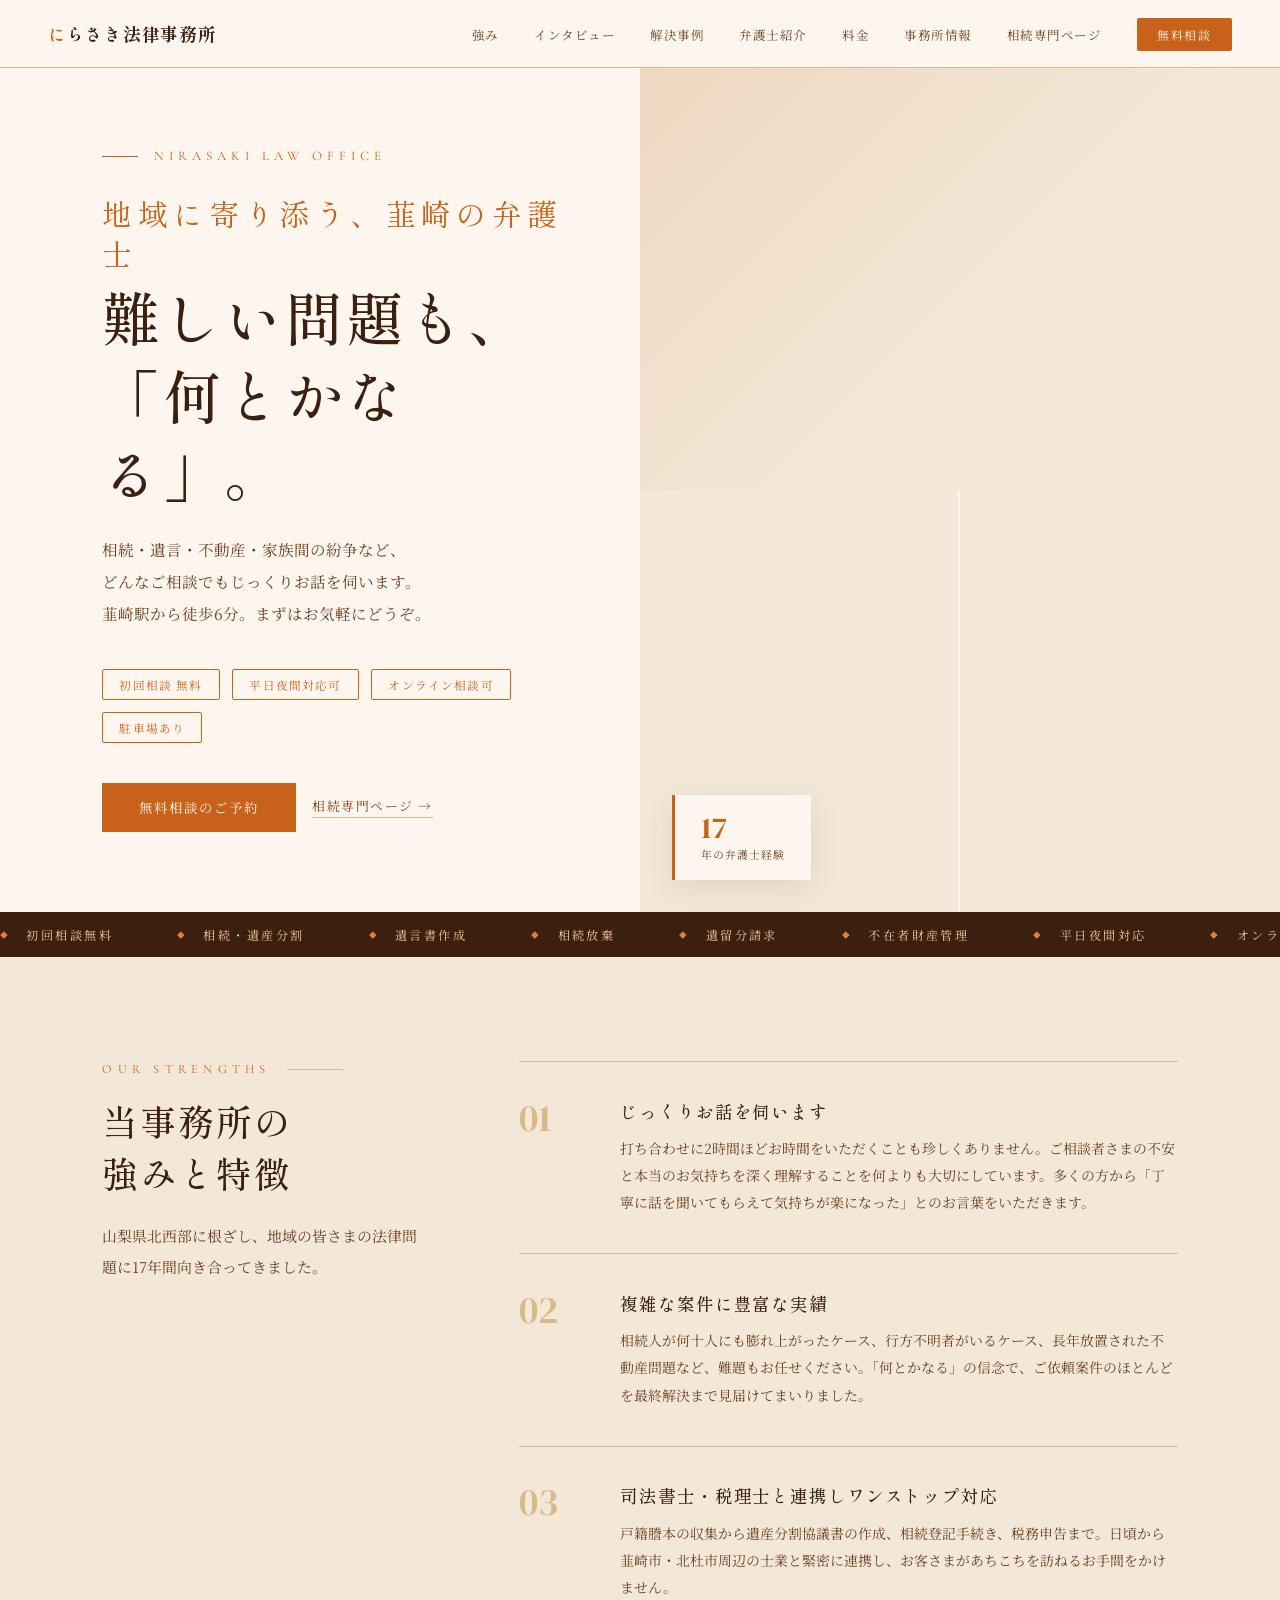
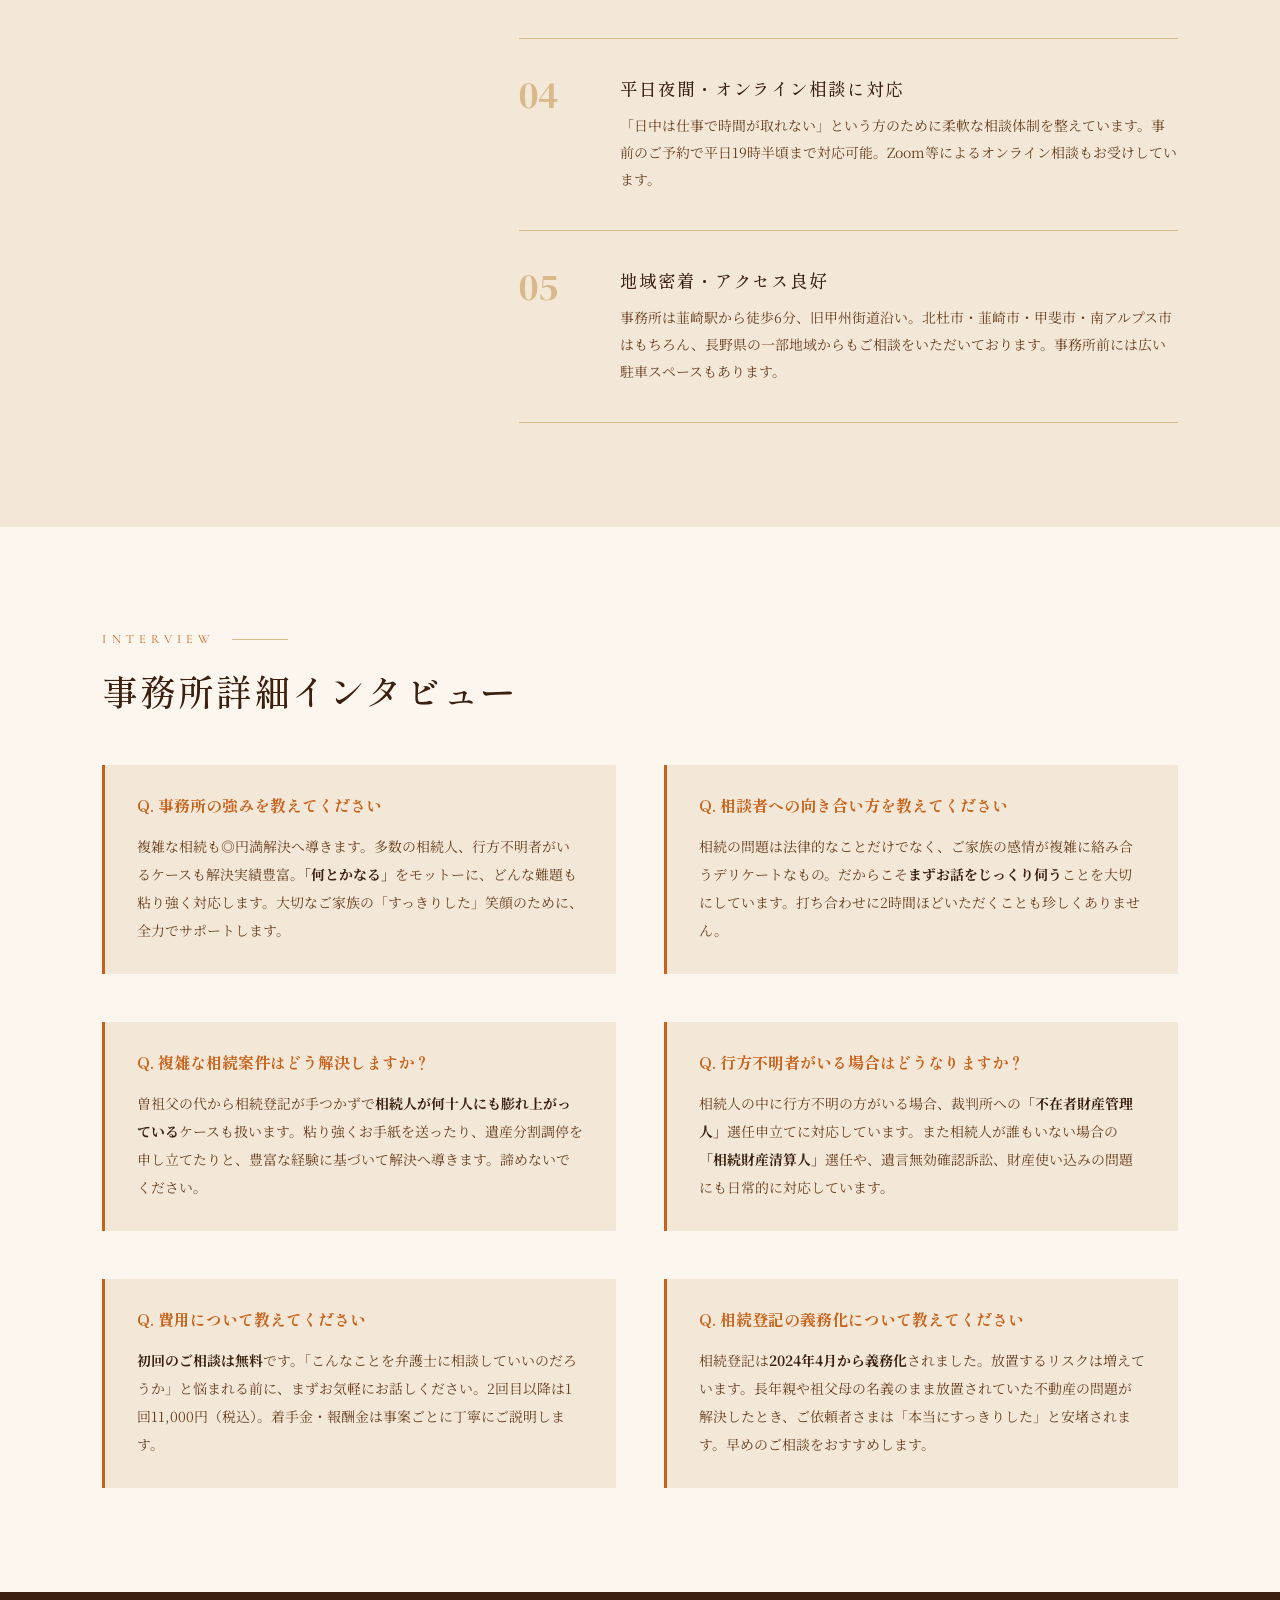
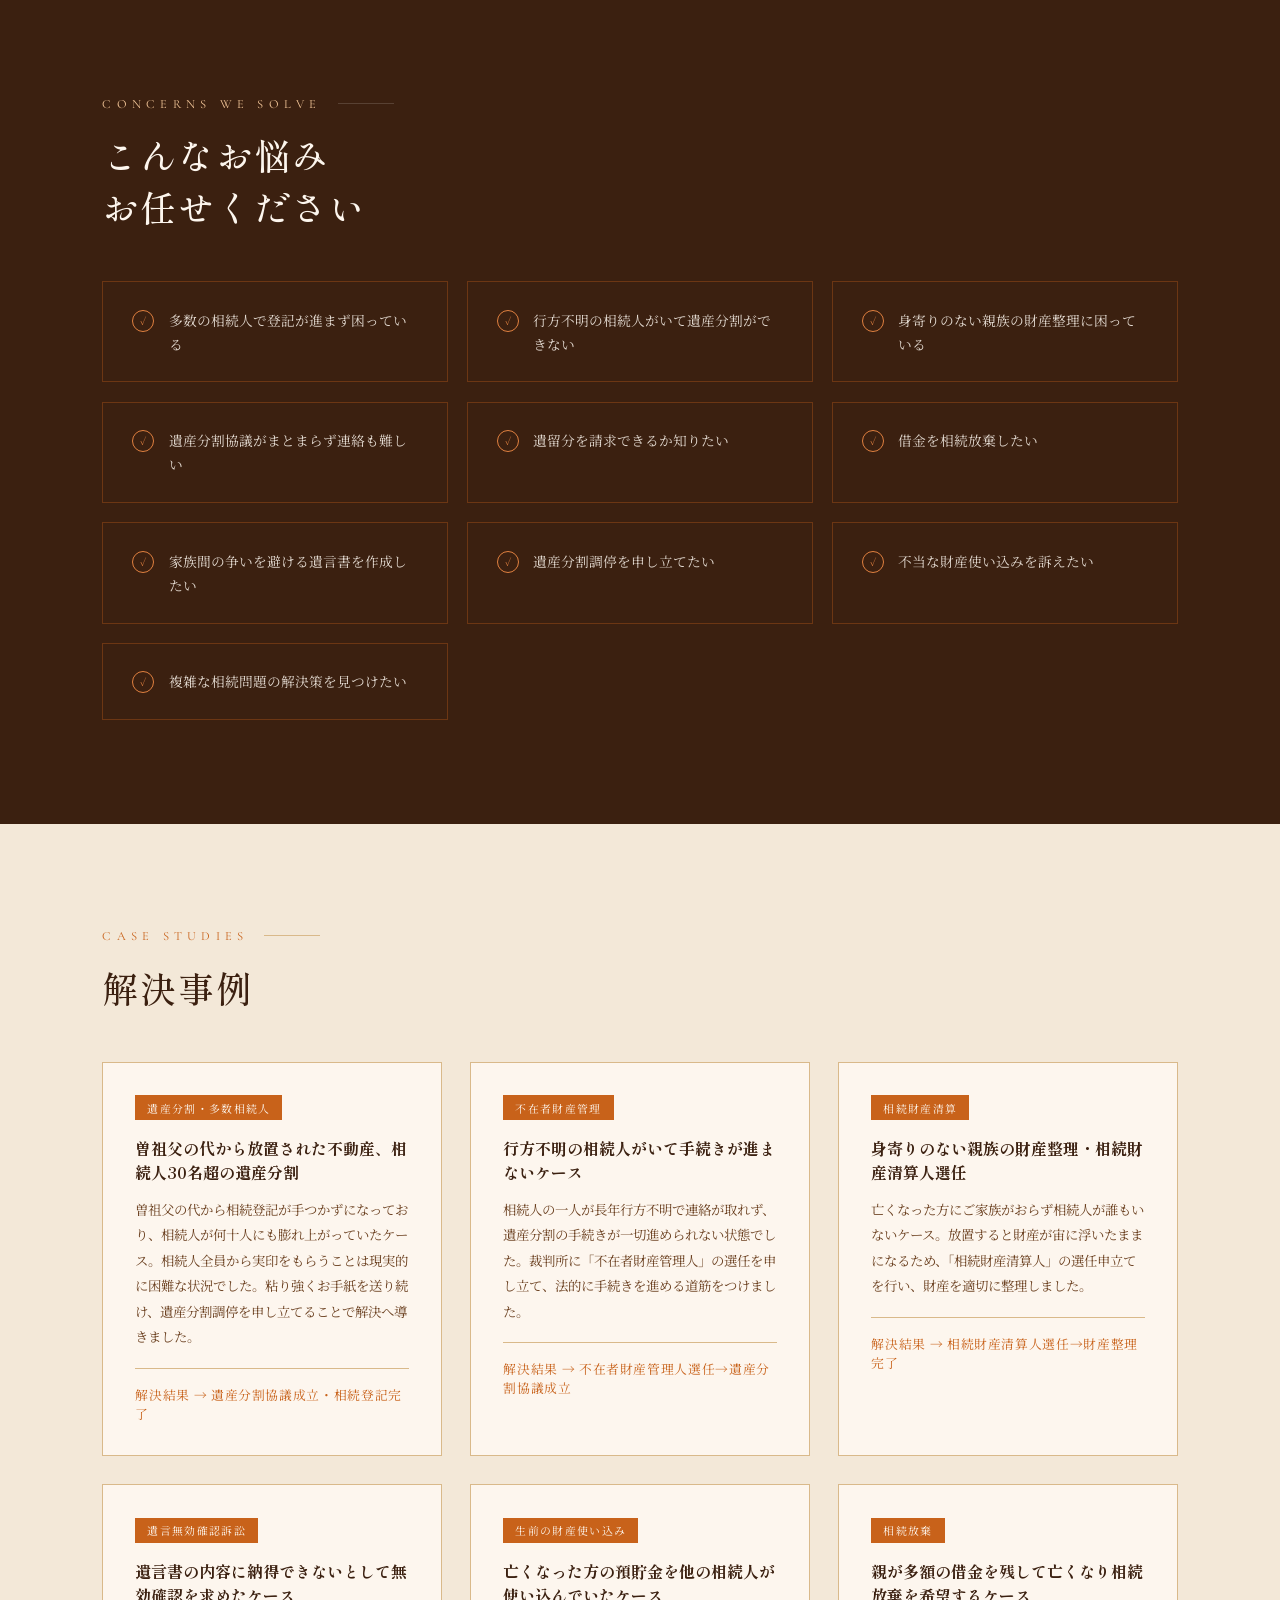
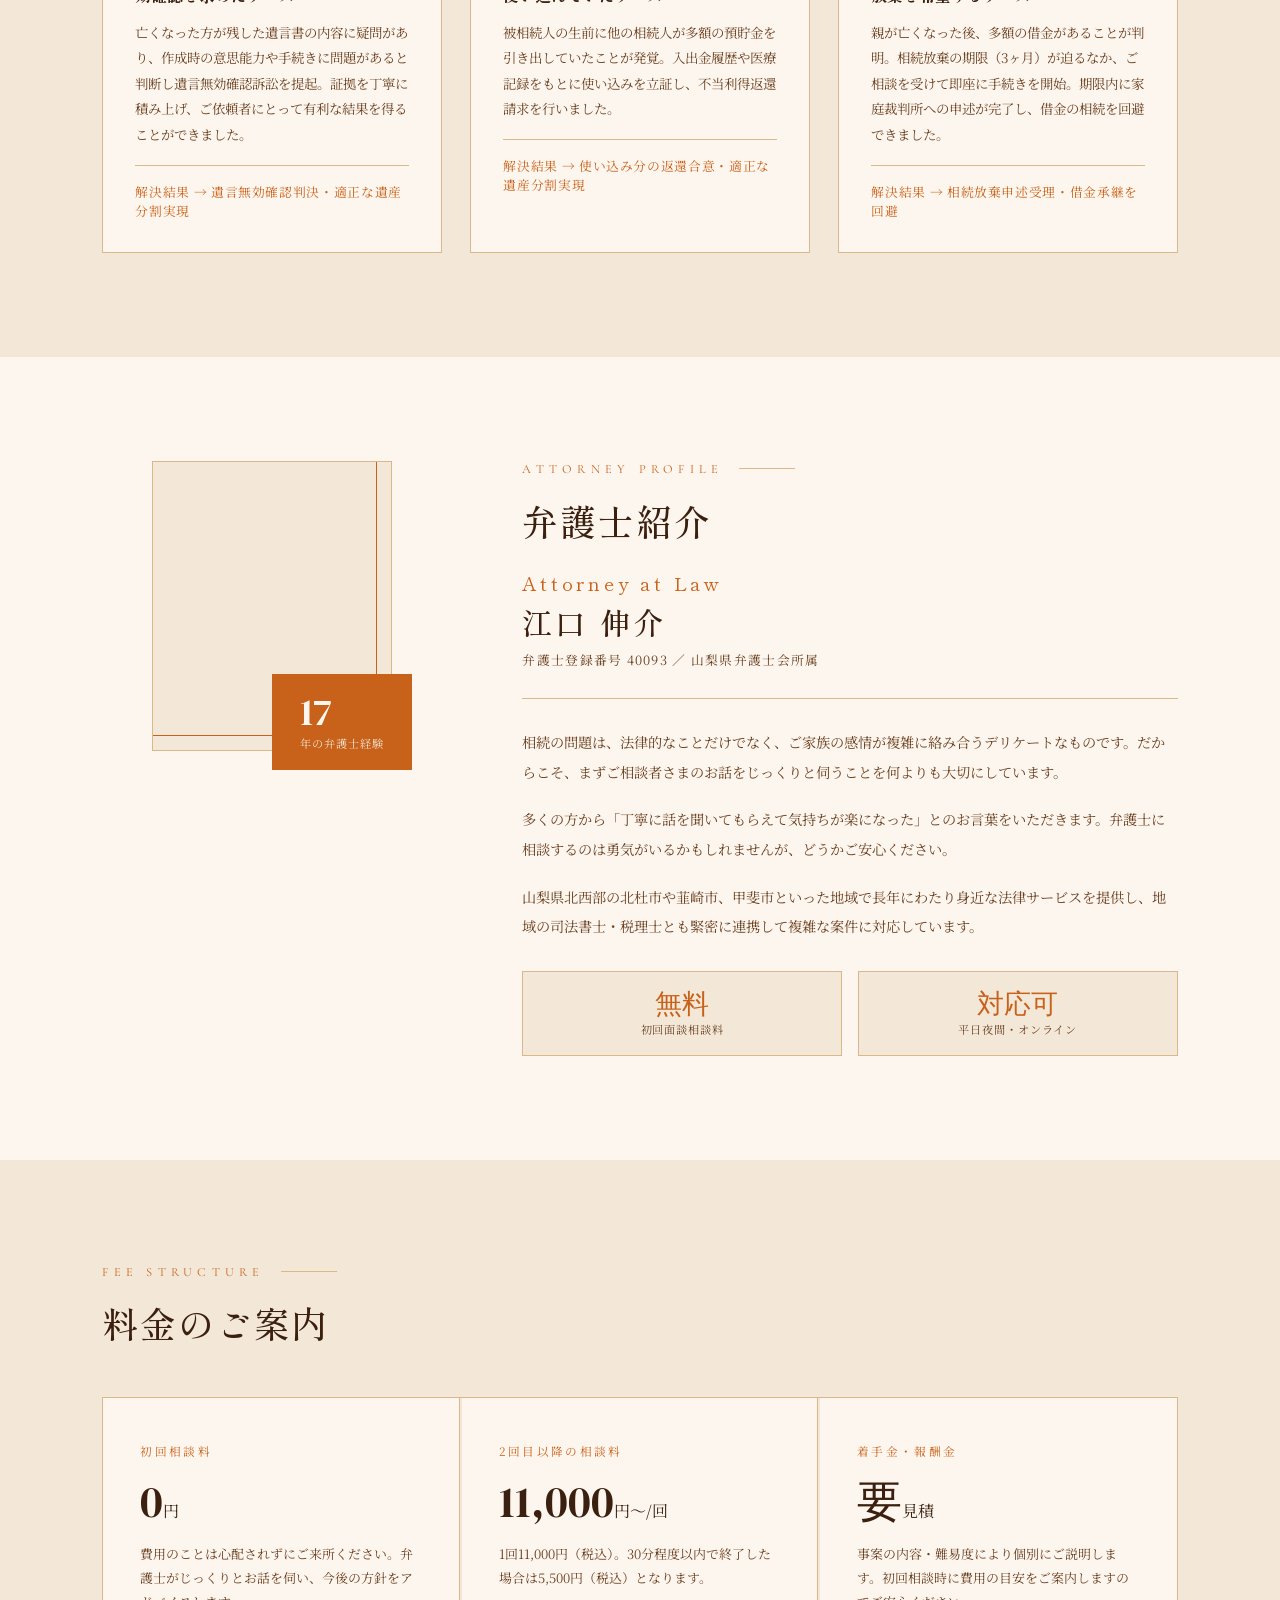
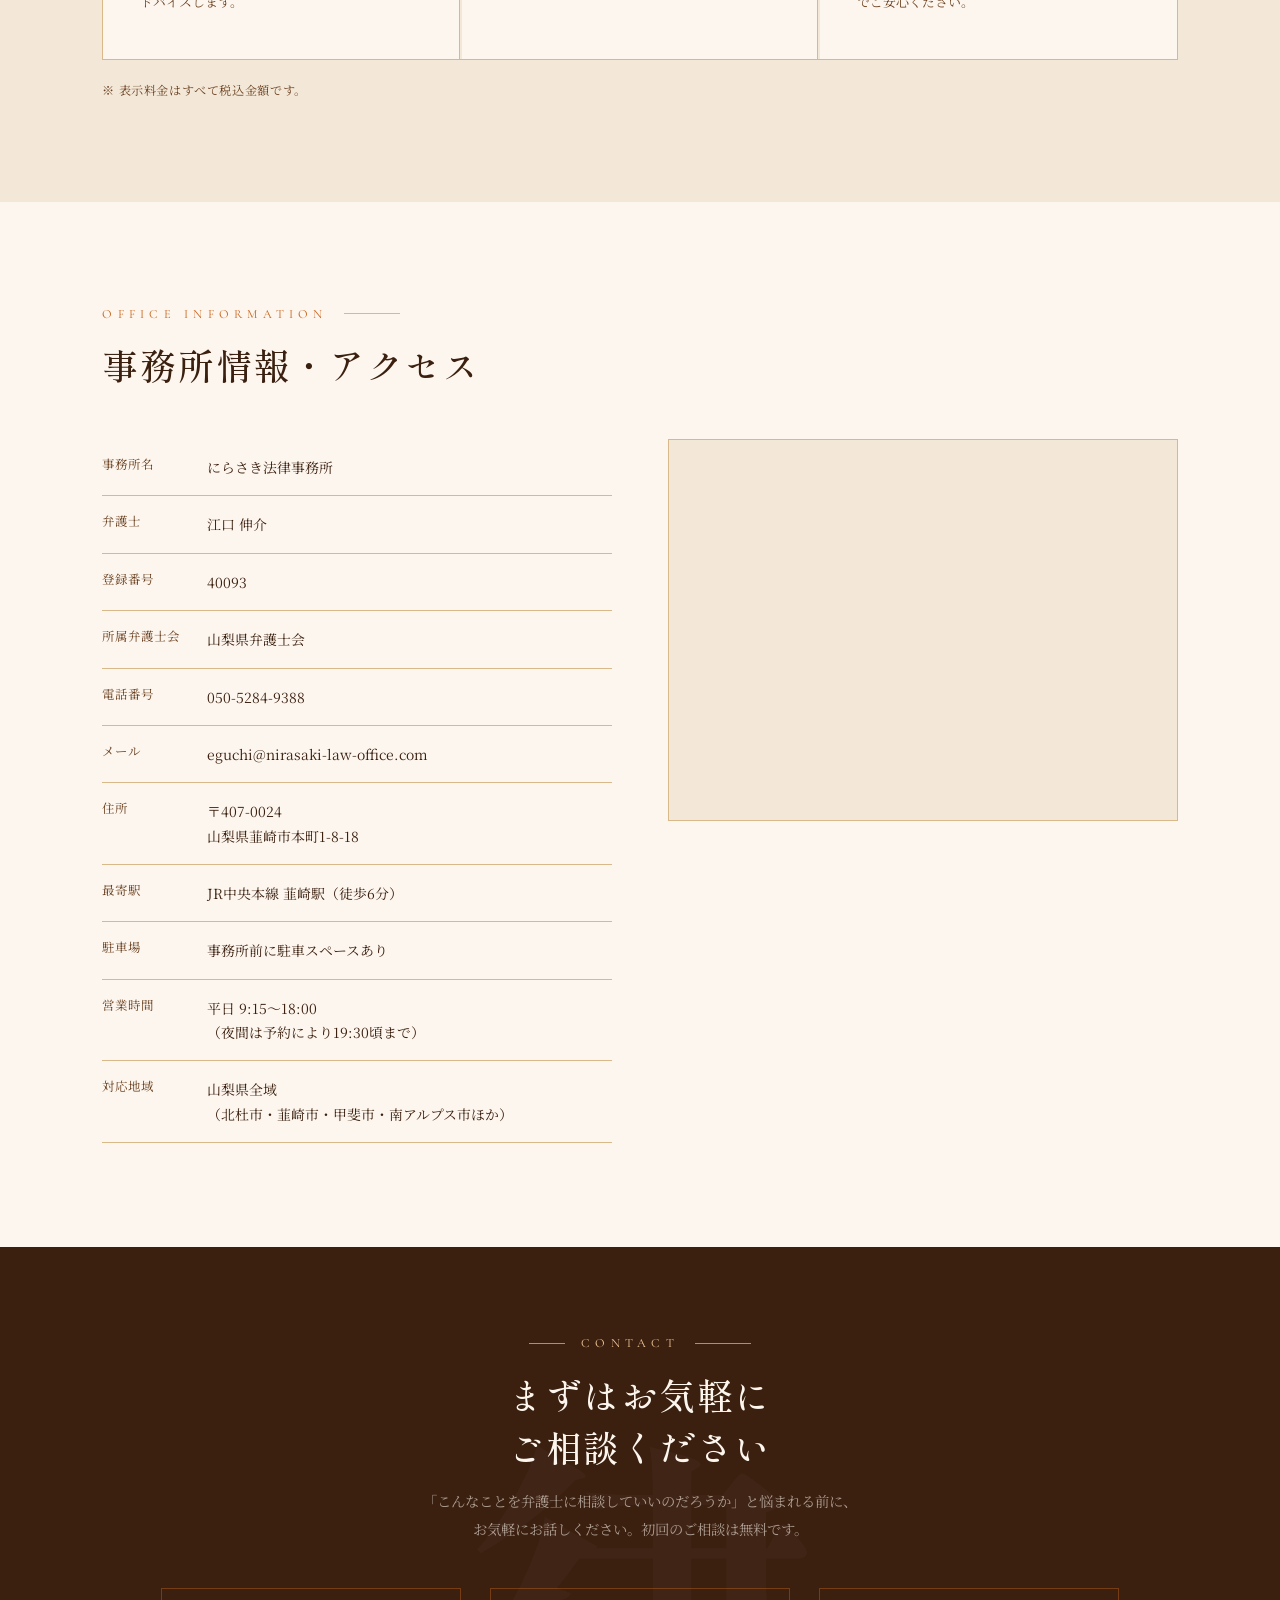
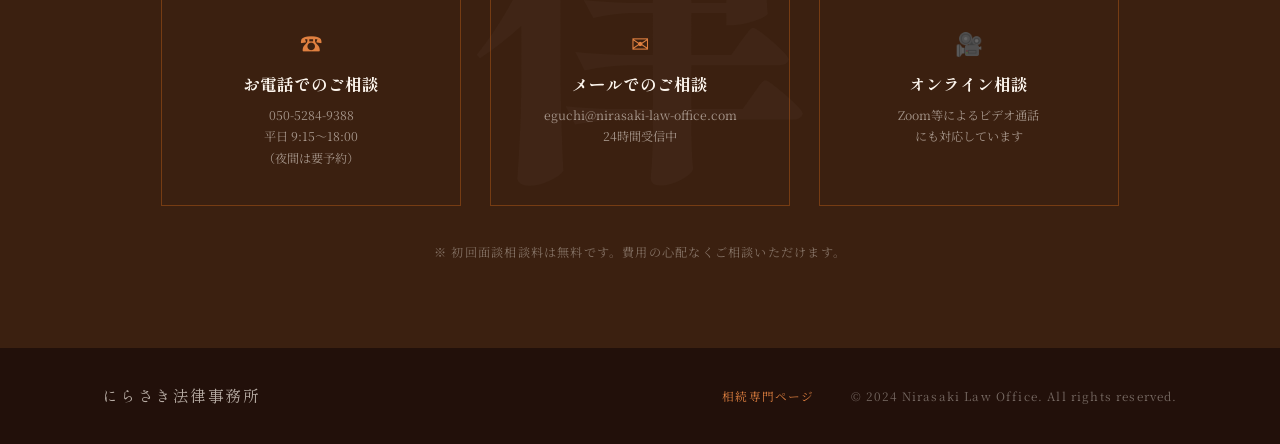
<file: index.html>
<!DOCTYPE html>
<html lang="ja">
<head>
<meta charset="UTF-8">
<meta name="viewport" content="width=device-width, initial-scale=1.0">
<title>にらさき法律事務所 | 山梨県韮崎市の弁護士</title>
<link rel="preconnect" href="https://fonts.googleapis.com">
<link href="https://fonts.googleapis.com/css2?family=Noto+Serif+JP:wght@300;400;500;700&family=Shippori+Mincho:wght@400;500;700&family=DM+Serif+Display:ital@0;1&family=Cormorant+Garamond:ital,wght@0,300;0,400;1,300&display=swap" rel="stylesheet">
<style>
  :root {
    --brown-deep:  #3b2010;
    --brown:       #5c3317;
    --brown-mid:   #7a4520;
    --orange:      #c8621a;
    --orange-light:#e08040;
    --orange-pale: #f5c89a;
    --cream:       #fdf6ee;
    --parchment:   #f3e8d8;
    --border:      #d9b98a;
    --shadow:      rgba(59,32,16,0.10);
    --text:        #3b2010;
    --text-mid:    #6b4020;
  }

  *{margin:0;padding:0;box-sizing:border-box;}
  html{scroll-behavior:smooth;}
  body{
    font-family:'Noto Serif JP',serif;
    background:var(--cream);
    color:var(--text);
    overflow-x:hidden;
  }

  /* ── NAV ── */
  nav{
    position:fixed;top:0;left:0;right:0;z-index:200;
    background:rgba(253,246,238,0.93);
    backdrop-filter:blur(14px);
    border-bottom:1px solid var(--border);
    padding:0 3rem;
    display:flex;align-items:center;justify-content:space-between;
    height:68px;
  }
  .nav-logo{
    font-family:'Shippori Mincho',serif;
    font-size:1.08rem;font-weight:700;
    color:var(--brown-deep);letter-spacing:0.1em;
    text-decoration:none;
  }
  .nav-logo span{color:var(--orange);}
  .nav-links{display:flex;gap:2.2rem;list-style:none;}
  .nav-links a{
    font-size:0.78rem;letter-spacing:0.12em;
    color:var(--text-mid);text-decoration:none;transition:color 0.3s;
  }
  .nav-links a:hover{color:var(--orange);}
  .nav-cta{
    background:var(--orange);color:var(--cream)!important;
    padding:0.5rem 1.3rem;border-radius:2px;
    font-size:0.75rem!important;letter-spacing:0.14em;
    transition:background 0.3s!important;
  }
  .nav-cta:hover{background:var(--brown)!important;}

  /* ── HERO ── */
  .hero{
    min-height:100vh;
    display:grid;grid-template-columns:1fr 1fr;
    padding-top:68px;
    position:relative;overflow:hidden;
  }
  .hero-left{
    display:flex;flex-direction:column;justify-content:center;
    padding:5rem 3.5rem 5rem 8vw;
    position:relative;z-index:2;
  }
  .hero-eyebrow{
    font-family:'Cormorant Garamond',serif;
    font-size:0.82rem;letter-spacing:0.38em;color:var(--orange);
    text-transform:uppercase;margin-bottom:1.8rem;
    display:flex;align-items:center;gap:1rem;
  }
  .hero-eyebrow::before{content:'';display:block;width:36px;height:1px;background:var(--orange);}
  .hero-title{
    font-family:'Shippori Mincho',serif;
    font-size:clamp(2.6rem,4.5vw,4.2rem);
    font-weight:500;line-height:1.35;
    letter-spacing:0.05em;margin-bottom:1.4rem;
    color:var(--brown-deep);
  }
  .hero-title em{
    font-style:normal;color:var(--orange);
    display:block;font-size:0.52em;
    font-weight:400;letter-spacing:0.18em;margin-bottom:0.3rem;
  }
  .hero-sub{
    font-size:0.97rem;line-height:2.05;color:var(--text-mid);
    max-width:370px;margin-bottom:2.5rem;
  }
  .hero-badges{display:flex;gap:0.8rem;flex-wrap:wrap;margin-bottom:2.5rem;}
  .badge{
    border:1px solid var(--orange);color:var(--orange);
    padding:0.38rem 1rem;font-size:0.73rem;letter-spacing:0.1em;border-radius:2px;
  }
  .hero-cta-group{display:flex;gap:1rem;align-items:center;}
  .btn-primary{
    background:var(--orange);color:var(--cream);
    padding:0.95rem 2.3rem;font-family:'Noto Serif JP',serif;
    font-size:0.84rem;letter-spacing:0.15em;border:none;
    cursor:pointer;transition:all 0.3s;text-decoration:none;display:inline-block;
  }
  .btn-primary:hover{background:var(--brown);transform:translateY(-2px);}
  .btn-secondary{
    color:var(--brown-mid);font-size:0.8rem;letter-spacing:0.12em;
    text-decoration:none;display:flex;align-items:center;gap:0.5rem;
    border-bottom:1px solid var(--border);padding-bottom:2px;transition:all 0.3s;
  }
  .btn-secondary:hover{color:var(--orange);border-color:var(--orange);}

  .hero-right{position:relative;overflow:hidden;background:var(--parchment);}
  .hero-image-grid{
    position:absolute;inset:0;
    display:grid;grid-template-rows:1fr 1fr;
  }
  .hero-img-main{
    background:url('https://images.microcms-assets.io/assets/e77f0bdcd7ae440a8792a88d34e43a68/cdae90b1b4354c46bd2b5eecba1d0d32/%E5%86%99%E7%9C%9F%EF%BC%91%E3%80%80%E3%81%AB%E3%82%89%E3%81%95%E3%81%8D%E6%B3%95%E5%BE%8B%E4%BA%8B%E5%8B%99%E6%89%80.jpg?w=730&h=350&fm=webp&auto=compress') center/cover;
    position:relative;
  }
  .hero-img-main::after{
    content:'';position:absolute;inset:0;
    background:linear-gradient(135deg,rgba(200,98,26,0.12) 0%,transparent 60%);
  }
  .hero-img-sub{display:grid;grid-template-columns:1fr 1fr;}
  .hero-img-sub div{background-size:cover;background-position:center;}
  .hero-img-sub div:first-child{
    background-image:url('https://images.microcms-assets.io/assets/e77f0bdcd7ae440a8792a88d34e43a68/5006ceec19ca4c8391e7ce370609d66a/%E5%86%99%E7%9C%9F%EF%BC%92%E3%80%80%E3%81%AB%E3%82%89%E3%81%95%E3%81%8D%E6%B3%95%E5%BE%8B%E4%BA%8B%E5%8B%99%E6%89%80.jpg?w=360&h=210&fm=webp&auto=compress');
    border-right:2px solid var(--cream);
  }
  .hero-img-sub div:last-child{
    background-image:url('https://images.microcms-assets.io/assets/e77f0bdcd7ae440a8792a88d34e43a68/1898d03238d74954a30f901391cb1d58/%E5%86%99%E7%9C%9F%EF%BC%93%E3%80%80%E3%81%AB%E3%82%89%E3%81%95%E3%81%8D%E6%B3%95%E5%BE%8B%E4%BA%8B%E5%8B%99%E6%89%80.jpg?w=360&h=210&fm=webp&auto=compress');
  }
  .hero-tag{
    position:absolute;bottom:2rem;left:2rem;
    background:var(--cream);padding:1.1rem 1.6rem;
    border-left:3px solid var(--orange);z-index:3;
    box-shadow:0 8px 30px var(--shadow);
  }
  .hero-tag .tag-num{
    font-family:'DM Serif Display',serif;font-size:1.9rem;
    color:var(--orange);line-height:1;
  }
  .hero-tag .tag-label{font-size:0.68rem;letter-spacing:0.1em;color:var(--text-mid);margin-top:0.2rem;}

  /* ── TICKER ── */
  .ticker{
    background:var(--brown-deep);color:var(--cream);
    padding:0.88rem 0;overflow:hidden;
    display:flex;white-space:nowrap;
  }
  .ticker-track{
    display:flex;gap:4rem;
    animation:ticker 28s linear infinite;
    font-size:0.76rem;letter-spacing:0.2em;color:var(--orange-pale);
  }
  .ticker-track span{display:flex;align-items:center;gap:1rem;}
  .ticker-track span::before{content:'◆';font-size:0.48rem;color:var(--orange-light);}
  @keyframes ticker{from{transform:translateX(0);}to{transform:translateX(-50%);}}

  /* ── SECTION BASE ── */
  section{padding:6.5rem 8vw;}
  .section-label{
    font-family:'Cormorant Garamond',serif;
    font-size:0.78rem;letter-spacing:0.42em;color:var(--orange);
    text-transform:uppercase;margin-bottom:1.1rem;
    display:flex;align-items:center;gap:1rem;
  }
  .section-label::after{content:'';flex:1;height:1px;background:var(--border);max-width:56px;}
  .section-title{
    font-family:'Shippori Mincho',serif;
    font-size:clamp(1.7rem,2.8vw,2.6rem);
    font-weight:500;line-height:1.45;letter-spacing:0.05em;
    color:var(--brown-deep);
  }

  /* ── FEATURES ── */
  .features{
    background:var(--parchment);
    display:grid;grid-template-columns:1fr 2fr;gap:5.5rem;align-items:start;
  }
  .features-intro{position:sticky;top:90px;}
  .features-intro p{margin-top:1.4rem;font-size:0.93rem;line-height:2.05;color:var(--text-mid);}
  .features-grid{display:flex;flex-direction:column;}
  .feature-item{
    padding:2.3rem 0;border-bottom:1px solid var(--border);
    display:grid;grid-template-columns:72px 1fr;gap:1.8rem;align-items:start;
    transition:all 0.3s;
  }
  .feature-item:first-child{border-top:1px solid var(--border);}
  .feature-item:hover{padding-left:0.8rem;}
  .feature-num{
    font-family:'DM Serif Display',serif;font-size:2.4rem;
    color:var(--border);line-height:1;transition:color 0.3s;
  }
  .feature-item:hover .feature-num{color:var(--orange);}
  .feature-content h3{
    font-family:'Shippori Mincho',serif;font-size:1.1rem;
    font-weight:500;margin-bottom:0.7rem;letter-spacing:0.05em;color:var(--brown-deep);
  }
  .feature-content p{font-size:0.87rem;line-height:1.95;color:var(--text-mid);}

  /* ── INTERVIEW ── */
  .interview{background:var(--cream);}
  .interview-grid{
    margin-top:3rem;
    display:grid;grid-template-columns:1fr 1fr;gap:3rem;
  }
  .interview-block{
    border-left:3px solid var(--orange);
    padding:1.8rem 2rem;
    background:var(--parchment);
  }
  .interview-q{
    font-family:'Shippori Mincho',serif;
    font-size:1rem;font-weight:700;color:var(--orange);
    margin-bottom:1rem;line-height:1.5;
  }
  .interview-q::before{content:'Q. ';}
  .interview-a{font-size:0.87rem;line-height:2;color:var(--text-mid);}
  .interview-a strong{color:var(--brown-deep);}

  /* ── CONCERNS ── */
  .concerns{background:var(--brown-deep);color:var(--cream);}
  .concerns .section-label{color:var(--orange-pale);}
  .concerns .section-label::after{background:rgba(255,255,255,0.15);}
  .concerns .section-title{color:var(--cream);}
  .concerns-grid{
    margin-top:3rem;
    display:grid;grid-template-columns:repeat(auto-fill,minmax(270px,1fr));gap:1.2rem;
  }
  .concern-card{
    border:1px solid rgba(200,98,26,0.35);
    padding:1.6rem 1.8rem;
    display:flex;align-items:flex-start;gap:0.9rem;
    transition:all 0.3s;position:relative;overflow:hidden;
  }
  .concern-card::before{
    content:'';position:absolute;inset:0;
    background:linear-gradient(135deg,rgba(200,98,26,0.07) 0%,transparent 100%);
    opacity:0;transition:opacity 0.3s;
  }
  .concern-card:hover{border-color:var(--orange-light);}
  .concern-card:hover::before{opacity:1;}
  .concern-check{
    width:22px;height:22px;flex-shrink:0;
    border:1px solid var(--orange-light);border-radius:50%;
    display:flex;align-items:center;justify-content:center;
    color:var(--orange-light);font-size:0.62rem;margin-top:2px;
  }
  .concern-card p{font-size:0.86rem;line-height:1.75;color:rgba(253,246,238,0.87);}

  /* ── CASES (解決事例) ── */
  .cases{background:var(--parchment);}
  .cases-grid{
    margin-top:3rem;
    display:grid;grid-template-columns:repeat(auto-fill,minmax(300px,1fr));gap:1.8rem;
  }
  .case-card{
    background:var(--cream);border:1px solid var(--border);
    padding:2rem;transition:all 0.3s;
  }
  .case-card:hover{border-color:var(--orange);transform:translateY(-3px);box-shadow:0 12px 30px var(--shadow);}
  .case-tag{
    display:inline-block;
    background:var(--orange);color:var(--cream);
    font-size:0.68rem;letter-spacing:0.12em;
    padding:0.28rem 0.75rem;margin-bottom:1rem;
  }
  .case-title{
    font-family:'Shippori Mincho',serif;
    font-size:1rem;font-weight:700;color:var(--brown-deep);
    margin-bottom:0.8rem;line-height:1.5;
  }
  .case-body{font-size:0.84rem;line-height:1.9;color:var(--text-mid);}
  .case-result{
    margin-top:1.1rem;padding-top:1rem;
    border-top:1px solid var(--border);
    font-size:0.8rem;color:var(--orange);letter-spacing:0.05em;
  }
  .case-result::before{content:'解決結果 → ';}

  /* ── PROFILE ── */
  .profile{
    background:var(--cream);
    display:grid;grid-template-columns:340px 1fr;gap:5rem;align-items:start;
  }
  .profile-visual{position:relative;}
  .profile-img-wrap{
    width:240px;height:290px;
    background:var(--parchment);
    position:relative;overflow:hidden;
    border:1px solid var(--border);
    margin:0 auto;
  }
  .profile-img-wrap::before{
    content:'';position:absolute;
    top:-14px;left:-14px;right:14px;bottom:14px;
    border:1px solid var(--orange);z-index:0;
  }
  .profile-img-inner{
    position:absolute;inset:0;
    background:url('https://images.microcms-assets.io/assets/e77f0bdcd7ae440a8792a88d34e43a68/cdae90b1b4354c46bd2b5eecba1d0d32/%E5%86%99%E7%9C%9F%EF%BC%91%E3%80%80%E3%81%AB%E3%82%89%E3%81%95%E3%81%8D%E6%B3%95%E5%BE%8B%E4%BA%8B%E5%8B%99%E6%89%80.jpg?w=730&h=350&fm=webp&auto=compress') center top/cover;
  }
  .profile-card{
    position:absolute;bottom:-1.2rem;right:calc(50% - 120px - 1.2rem);
    background:var(--orange);color:var(--cream);
    padding:1.2rem 1.7rem;z-index:2;
  }
  .profile-card .years{
    font-family:'DM Serif Display',serif;font-size:2.4rem;line-height:1;
  }
  .profile-card .years-label{font-size:0.7rem;letter-spacing:0.1em;margin-top:0.2rem;opacity:0.88;}
  .profile-content .lawyer-name{
    font-family:'Shippori Mincho',serif;
    font-size:1.9rem;font-weight:500;letter-spacing:0.1em;
    margin:1.4rem 0 0.4rem;color:var(--brown-deep);
  }
  .profile-content .lawyer-name span{
    display:block;font-size:0.62em;color:var(--orange);
    font-weight:400;letter-spacing:0.2em;margin-bottom:0.25rem;
  }
  .profile-content .lawyer-sub{
    font-size:0.8rem;color:var(--text-mid);letter-spacing:0.1em;
    margin-bottom:1.8rem;padding-bottom:1.8rem;border-bottom:1px solid var(--border);
  }
  .profile-content p{font-size:0.89rem;line-height:2.1;color:var(--text-mid);margin-bottom:1.1rem;}
  .profile-stats{
    display:grid;grid-template-columns:1fr 1fr;gap:1rem;margin-top:1.8rem;
  }
  .stat-box{border:1px solid var(--border);padding:1.1rem;text-align:center;background:var(--parchment);}
  .stat-box .stat-val{
    font-family:'DM Serif Display',serif;
    font-size:1.7rem;color:var(--orange);line-height:1;
  }
  .stat-box .stat-label{font-size:0.7rem;color:var(--text-mid);letter-spacing:0.08em;margin-top:0.25rem;}

  /* ── FEES ── */
  .fees{background:var(--parchment);}
  .fees-grid{
    margin-top:3rem;
    display:grid;grid-template-columns:repeat(auto-fit,minmax(280px,1fr));
    gap:2px;border:1px solid var(--border);
  }
  .fee-card{background:var(--cream);padding:2.8rem 2.3rem;border-right:1px solid var(--border);}
  .fee-card:last-child{border-right:none;}
  .fee-type{font-size:0.73rem;letter-spacing:0.2em;color:var(--orange);margin-bottom:1.3rem;text-transform:uppercase;}
  .fee-amount{
    font-family:'DM Serif Display',serif;
    font-size:2.8rem;line-height:1;margin-bottom:0.4rem;color:var(--brown-deep);
  }
  .fee-amount span{font-size:1rem;font-family:'Noto Serif JP',serif;}
  .fee-note{font-size:0.81rem;line-height:1.85;color:var(--text-mid);margin-top:1.1rem;}

  /* ── INFO ── */
  .info{background:var(--cream);}
  .info-grid{
    margin-top:3rem;
    display:grid;grid-template-columns:1fr 1fr;gap:3.5rem;align-items:start;
  }
  .info-table{border-collapse:collapse;width:100%;}
  .info-table tr{border-bottom:1px solid var(--border);}
  .info-table td{padding:1rem 0;font-size:0.87rem;vertical-align:top;}
  .info-table td:first-child{
    color:var(--text-mid);font-size:0.78rem;letter-spacing:0.08em;
    width:105px;padding-right:1rem;
  }
  .info-table td:last-child{color:var(--brown-deep);line-height:1.75;}
  .map-wrap{aspect-ratio:4/3;background:var(--parchment);border:1px solid var(--border);overflow:hidden;}
  .map-wrap iframe{width:100%;height:100%;border:0;}

  /* ── CONTACT ── */
  .contact{
    background:var(--brown-deep);color:var(--cream);
    text-align:center;padding:5.5rem 8vw;
    position:relative;overflow:hidden;
  }
  .contact::before{
    content:'律';position:absolute;
    font-family:'Shippori Mincho',serif;
    font-size:28vw;font-weight:700;
    color:rgba(255,255,255,0.025);
    top:50%;left:50%;transform:translate(-50%,-50%);
    pointer-events:none;
  }
  .contact .section-label{justify-content:center;color:var(--orange-pale);}
  .contact .section-label::after,.contact .section-label::before{content:'';width:36px;height:1px;background:var(--orange-light);}
  .contact .section-title{color:var(--cream);margin-bottom:0.9rem;}
  .contact-sub{color:rgba(253,246,238,0.58);font-size:0.9rem;line-height:1.95;margin-bottom:2.8rem;}
  .contact-options{display:flex;gap:1.8rem;justify-content:center;flex-wrap:wrap;}
  .contact-card{
    border:1px solid rgba(200,98,26,0.42);padding:2.3rem 2.8rem;
    flex:1;max-width:300px;transition:all 0.3s;
    text-decoration:none;color:var(--cream);display:block;
  }
  .contact-card:hover{border-color:var(--orange-light);background:rgba(200,98,26,0.1);}
  .contact-card .c-icon{font-size:1.4rem;margin-bottom:0.9rem;color:var(--orange-light);}
  .contact-card h3{font-family:'Shippori Mincho',serif;font-size:1.05rem;margin-bottom:0.5rem;}
  .contact-card p{font-size:0.76rem;color:rgba(253,246,238,0.55);line-height:1.75;}
  .contact-free-note{
    margin-top:2.3rem;font-size:0.76rem;
    color:rgba(253,246,238,0.38);letter-spacing:0.1em;
  }

  /* ── FOOTER ── */
  footer{
    background:#22100a;color:rgba(253,246,238,0.38);
    padding:2.3rem 8vw;
    display:flex;align-items:center;justify-content:space-between;
    font-size:0.73rem;letter-spacing:0.1em;
  }
  footer .footer-logo{
    font-family:'Shippori Mincho',serif;
    font-size:0.98rem;color:rgba(253,246,238,0.68);letter-spacing:0.1em;
  }
  footer a{color:var(--orange-light);text-decoration:none;margin-left:1.2rem;}
  footer a:hover{color:var(--orange-pale);}

  /* ── ANIMATIONS ── */
  .fade-in{opacity:0;transform:translateY(22px);transition:opacity 0.8s ease,transform 0.8s ease;}
  .fade-in.visible{opacity:1;transform:translateY(0);}

  /* ── RESPONSIVE ── */
  @media(max-width:960px){
    nav{padding:0 1.5rem;}
    .nav-links{display:none;}
    .hero{grid-template-columns:1fr;min-height:auto;}
    .hero-left{padding:4rem 6vw 3rem;}
    .hero-right{height:55vw;min-height:280px;}
    .features{grid-template-columns:1fr;gap:2.5rem;}
    .features-intro{position:static;}
    .interview-grid{grid-template-columns:1fr;}
    .profile{grid-template-columns:1fr;gap:3rem;}
    .profile-img-wrap{width:200px;height:240px;}
    .info-grid{grid-template-columns:1fr;}
    section{padding:5rem 6vw;}
    .fee-card{border-right:none;border-bottom:1px solid var(--border);}
    footer{flex-direction:column;gap:1rem;text-align:center;}
  }
</style>
</head>
<body>

<!-- NAV -->
<nav>
  <a class="nav-logo" href="index.html"><span>に</span>らさき法律事務所</a>
  <ul class="nav-links">
    <li><a href="#features">強み</a></li>
    <li><a href="#interview">インタビュー</a></li>
    <li><a href="#cases">解決事例</a></li>
    <li><a href="#profile">弁護士紹介</a></li>
    <li><a href="#fees">料金</a></li>
    <li><a href="#info">事務所情報</a></li>
    <li><a href="souzoku.html">相続専門ページ</a></li>
    <li><a href="#contact" class="nav-cta">無料相談</a></li>
  </ul>
</nav>

<!-- HERO -->
<div class="hero">
  <div class="hero-left">
    <div class="hero-eyebrow">Nirasaki Law Office</div>
    <h1 class="hero-title">
      <em>地域に寄り添う、韮崎の弁護士</em>
      難しい問題も、<br>「何とかなる」。
    </h1>
    <p class="hero-sub">
      相続・遺言・不動産・家族間の紛争など、<br>
      どんなご相談でもじっくりお話を伺います。<br>
      韮崎駅から徒歩6分。まずはお気軽にどうぞ。
    </p>
    <div class="hero-badges">
      <span class="badge">初回相談 無料</span>
      <span class="badge">平日夜間対応可</span>
      <span class="badge">オンライン相談可</span>
      <span class="badge">駐車場あり</span>
    </div>
    <div class="hero-cta-group">
      <a href="#contact" class="btn-primary">無料相談のご予約</a>
      <a href="souzoku.html" class="btn-secondary">相続専門ページ →</a>
    </div>
  </div>
  <div class="hero-right">
    <div class="hero-image-grid">
      <div class="hero-img-main"></div>
      <div class="hero-img-sub"><div></div><div></div></div>
    </div>
    <div class="hero-tag">
      <div class="tag-num">17</div>
      <div class="tag-label">年の弁護士経験</div>
    </div>
  </div>
</div>

<!-- TICKER -->
<div class="ticker" aria-hidden="true">
  <div class="ticker-track">
    <span>初回相談無料</span><span>相続・遺産分割</span><span>遺言書作成</span>
    <span>相続放棄</span><span>遺留分請求</span><span>不在者財産管理</span>
    <span>平日夜間対応</span><span>オンライン相談可</span><span>韮崎駅徒歩6分</span>
    <span>司法書士・税理士と連携</span>
    <span>初回相談無料</span><span>相続・遺産分割</span><span>遺言書作成</span>
    <span>相続放棄</span><span>遺留分請求</span><span>不在者財産管理</span>
    <span>平日夜間対応</span><span>オンライン相談可</span><span>韮崎駅徒歩6分</span>
    <span>司法書士・税理士と連携</span>
  </div>
</div>

<!-- FEATURES -->
<section class="features" id="features">
  <div class="features-intro fade-in">
    <div class="section-label">Our Strengths</div>
    <h2 class="section-title">当事務所の<br>強みと特徴</h2>
    <p>山梨県北西部に根ざし、地域の皆さまの法律問題に17年間向き合ってきました。</p>
  </div>
  <div class="features-grid">
    <div class="feature-item fade-in">
      <div class="feature-num">01</div>
      <div class="feature-content">
        <h3>じっくりお話を伺います</h3>
        <p>打ち合わせに2時間ほどお時間をいただくことも珍しくありません。ご相談者さまの不安と本当のお気持ちを深く理解することを何よりも大切にしています。多くの方から「丁寧に話を聞いてもらえて気持ちが楽になった」とのお言葉をいただきます。</p>
      </div>
    </div>
    <div class="feature-item fade-in">
      <div class="feature-num">02</div>
      <div class="feature-content">
        <h3>複雑な案件に豊富な実績</h3>
        <p>相続人が何十人にも膨れ上がったケース、行方不明者がいるケース、長年放置された不動産問題など、難題もお任せください。「何とかなる」の信念で、ご依頼案件のほとんどを最終解決まで見届けてまいりました。</p>
      </div>
    </div>
    <div class="feature-item fade-in">
      <div class="feature-num">03</div>
      <div class="feature-content">
        <h3>司法書士・税理士と連携しワンストップ対応</h3>
        <p>戸籍謄本の収集から遺産分割協議書の作成、相続登記手続き、税務申告まで。日頃から韮崎市・北杜市周辺の士業と緊密に連携し、お客さまがあちこちを訪ねるお手間をかけません。</p>
      </div>
    </div>
    <div class="feature-item fade-in">
      <div class="feature-num">04</div>
      <div class="feature-content">
        <h3>平日夜間・オンライン相談に対応</h3>
        <p>「日中は仕事で時間が取れない」という方のために柔軟な相談体制を整えています。事前のご予約で平日19時半頃まで対応可能。Zoom等によるオンライン相談もお受けしています。</p>
      </div>
    </div>
    <div class="feature-item fade-in">
      <div class="feature-num">05</div>
      <div class="feature-content">
        <h3>地域密着・アクセス良好</h3>
        <p>事務所は韮崎駅から徒歩6分、旧甲州街道沿い。北杜市・韮崎市・甲斐市・南アルプス市はもちろん、長野県の一部地域からもご相談をいただいております。事務所前には広い駐車スペースもあります。</p>
      </div>
    </div>
  </div>
</section>

<!-- INTERVIEW -->
<section class="interview" id="interview">
  <div class="section-label fade-in">Interview</div>
  <h2 class="section-title fade-in">事務所詳細インタビュー</h2>
  <div class="interview-grid">
    <div class="interview-block fade-in">
      <div class="interview-q">事務所の強みを教えてください</div>
      <div class="interview-a">複雑な相続も◎円満解決へ導きます。多数の相続人、行方不明者がいるケースも解決実績豊富。<strong>「何とかなる」</strong>をモットーに、どんな難題も粘り強く対応します。大切なご家族の「すっきりした」笑顔のために、全力でサポートします。</div>
    </div>
    <div class="interview-block fade-in">
      <div class="interview-q">相談者への向き合い方を教えてください</div>
      <div class="interview-a">相続の問題は法律的なことだけでなく、ご家族の感情が複雑に絡み合うデリケートなもの。だからこそ<strong>まずお話をじっくり伺う</strong>ことを大切にしています。打ち合わせに2時間ほどいただくことも珍しくありません。</div>
    </div>
    <div class="interview-block fade-in">
      <div class="interview-q">複雑な相続案件はどう解決しますか？</div>
      <div class="interview-a">曽祖父の代から相続登記が手つかずで<strong>相続人が何十人にも膨れ上がっている</strong>ケースも扱います。粘り強くお手紙を送ったり、遺産分割調停を申し立てたりと、豊富な経験に基づいて解決へ導きます。諦めないでください。</div>
    </div>
    <div class="interview-block fade-in">
      <div class="interview-q">行方不明者がいる場合はどうなりますか？</div>
      <div class="interview-a">相続人の中に行方不明の方がいる場合、裁判所への<strong>「不在者財産管理人」</strong>選任申立てに対応しています。また相続人が誰もいない場合の<strong>「相続財産清算人」</strong>選任や、遺言無効確認訴訟、財産使い込みの問題にも日常的に対応しています。</div>
    </div>
    <div class="interview-block fade-in">
      <div class="interview-q">費用について教えてください</div>
      <div class="interview-a"><strong>初回のご相談は無料</strong>です。「こんなことを弁護士に相談していいのだろうか」と悩まれる前に、まずお気軽にお話しください。2回目以降は1回11,000円（税込）。着手金・報酬金は事案ごとに丁寧にご説明します。</div>
    </div>
    <div class="interview-block fade-in">
      <div class="interview-q">相続登記の義務化について教えてください</div>
      <div class="interview-a">相続登記は<strong>2024年4月から義務化</strong>されました。放置するリスクは増えています。長年親や祖父母の名義のまま放置されていた不動産の問題が解決したとき、ご依頼者さまは「本当にすっきりした」と安堵されます。早めのご相談をおすすめします。</div>
    </div>
  </div>
</section>

<!-- CONCERNS -->
<section class="concerns" id="concerns">
  <div class="section-label fade-in">Concerns We Solve</div>
  <h2 class="section-title fade-in">こんなお悩み<br>お任せください</h2>
  <div class="concerns-grid">
    <div class="concern-card fade-in"><div class="concern-check">✓</div><p>多数の相続人で登記が進まず困っている</p></div>
    <div class="concern-card fade-in"><div class="concern-check">✓</div><p>行方不明の相続人がいて遺産分割ができない</p></div>
    <div class="concern-card fade-in"><div class="concern-check">✓</div><p>身寄りのない親族の財産整理に困っている</p></div>
    <div class="concern-card fade-in"><div class="concern-check">✓</div><p>遺産分割協議がまとまらず連絡も難しい</p></div>
    <div class="concern-card fade-in"><div class="concern-check">✓</div><p>遺留分を請求できるか知りたい</p></div>
    <div class="concern-card fade-in"><div class="concern-check">✓</div><p>借金を相続放棄したい</p></div>
    <div class="concern-card fade-in"><div class="concern-check">✓</div><p>家族間の争いを避ける遺言書を作成したい</p></div>
    <div class="concern-card fade-in"><div class="concern-check">✓</div><p>遺産分割調停を申し立てたい</p></div>
    <div class="concern-card fade-in"><div class="concern-check">✓</div><p>不当な財産使い込みを訴えたい</p></div>
    <div class="concern-card fade-in"><div class="concern-check">✓</div><p>複雑な相続問題の解決策を見つけたい</p></div>
  </div>
</section>

<!-- CASES -->
<section class="cases" id="cases">
  <div class="section-label fade-in">Case Studies</div>
  <h2 class="section-title fade-in">解決事例</h2>
  <div class="cases-grid">
    <div class="case-card fade-in">
      <span class="case-tag">遺産分割・多数相続人</span>
      <div class="case-title">曽祖父の代から放置された不動産、相続人30名超の遺産分割</div>
      <div class="case-body">曽祖父の代から相続登記が手つかずになっており、相続人が何十人にも膨れ上がっていたケース。相続人全員から実印をもらうことは現実的に困難な状況でした。粘り強くお手紙を送り続け、遺産分割調停を申し立てることで解決へ導きました。</div>
      <div class="case-result">遺産分割協議成立・相続登記完了</div>
    </div>
    <div class="case-card fade-in">
      <span class="case-tag">不在者財産管理</span>
      <div class="case-title">行方不明の相続人がいて手続きが進まないケース</div>
      <div class="case-body">相続人の一人が長年行方不明で連絡が取れず、遺産分割の手続きが一切進められない状態でした。裁判所に「不在者財産管理人」の選任を申し立て、法的に手続きを進める道筋をつけました。</div>
      <div class="case-result">不在者財産管理人選任→遺産分割協議成立</div>
    </div>
    <div class="case-card fade-in">
      <span class="case-tag">相続財産清算</span>
      <div class="case-title">身寄りのない親族の財産整理・相続財産清算人選任</div>
      <div class="case-body">亡くなった方にご家族がおらず相続人が誰もいないケース。放置すると財産が宙に浮いたままになるため、「相続財産清算人」の選任申立てを行い、財産を適切に整理しました。</div>
      <div class="case-result">相続財産清算人選任→財産整理完了</div>
    </div>
    <div class="case-card fade-in">
      <span class="case-tag">遺言無効確認訴訟</span>
      <div class="case-title">遺言書の内容に納得できないとして無効確認を求めたケース</div>
      <div class="case-body">亡くなった方が残した遺言書の内容に疑問があり、作成時の意思能力や手続きに問題があると判断し遺言無効確認訴訟を提起。証拠を丁寧に積み上げ、ご依頼者にとって有利な結果を得ることができました。</div>
      <div class="case-result">遺言無効確認判決・適正な遺産分割実現</div>
    </div>
    <div class="case-card fade-in">
      <span class="case-tag">生前の財産使い込み</span>
      <div class="case-title">亡くなった方の預貯金を他の相続人が使い込んでいたケース</div>
      <div class="case-body">被相続人の生前に他の相続人が多額の預貯金を引き出していたことが発覚。入出金履歴や医療記録をもとに使い込みを立証し、不当利得返還請求を行いました。</div>
      <div class="case-result">使い込み分の返還合意・適正な遺産分割実現</div>
    </div>
    <div class="case-card fade-in">
      <span class="case-tag">相続放棄</span>
      <div class="case-title">親が多額の借金を残して亡くなり相続放棄を希望するケース</div>
      <div class="case-body">親が亡くなった後、多額の借金があることが判明。相続放棄の期限（3ヶ月）が迫るなか、ご相談を受けて即座に手続きを開始。期限内に家庭裁判所への申述が完了し、借金の相続を回避できました。</div>
      <div class="case-result">相続放棄申述受理・借金承継を回避</div>
    </div>
  </div>
</section>

<!-- PROFILE -->
<section class="profile" id="profile">
  <div class="profile-visual fade-in">
    <div class="profile-img-wrap">
      <div class="profile-img-inner"></div>
    </div>
    <div class="profile-card">
      <div class="years">17</div>
      <div class="years-label">年の弁護士経験</div>
    </div>
  </div>
  <div class="profile-content">
    <div class="section-label">Attorney Profile</div>
    <h2 class="section-title">弁護士紹介</h2>
    <div class="lawyer-name">
      <span>Attorney at Law</span>
      江口 伸介
    </div>
    <div class="lawyer-sub">弁護士登録番号 40093 ／ 山梨県弁護士会所属</div>
    <p>相続の問題は、法律的なことだけでなく、ご家族の感情が複雑に絡み合うデリケートなものです。だからこそ、まずご相談者さまのお話をじっくりと伺うことを何よりも大切にしています。</p>
    <p>多くの方から「丁寧に話を聞いてもらえて気持ちが楽になった」とのお言葉をいただきます。弁護士に相談するのは勇気がいるかもしれませんが、どうかご安心ください。</p>
    <p>山梨県北西部の北杜市や韮崎市、甲斐市といった地域で長年にわたり身近な法律サービスを提供し、地域の司法書士・税理士とも緊密に連携して複雑な案件に対応しています。</p>
    <div class="profile-stats">
      <div class="stat-box"><div class="stat-val">無料</div><div class="stat-label">初回面談相談料</div></div>
      <div class="stat-box"><div class="stat-val">対応可</div><div class="stat-label">平日夜間・オンライン</div></div>
    </div>
  </div>
</section>

<!-- FEES -->
<section class="fees" id="fees">
  <div class="section-label fade-in">Fee Structure</div>
  <h2 class="section-title fade-in">料金のご案内</h2>
  <div class="fees-grid">
    <div class="fee-card fade-in">
      <div class="fee-type">初回相談料</div>
      <div class="fee-amount">0<span>円</span></div>
      <div class="fee-note">費用のことは心配されずにご来所ください。弁護士がじっくりとお話を伺い、今後の方針をアドバイスします。</div>
    </div>
    <div class="fee-card fade-in">
      <div class="fee-type">2回目以降の相談料</div>
      <div class="fee-amount">11,000<span>円〜/回</span></div>
      <div class="fee-note">1回11,000円（税込）。30分程度以内で終了した場合は5,500円（税込）となります。</div>
    </div>
    <div class="fee-card fade-in">
      <div class="fee-type">着手金・報酬金</div>
      <div class="fee-amount">要<span>見積</span></div>
      <div class="fee-note">事案の内容・難易度により個別にご説明します。初回相談時に費用の目安をご案内しますのでご安心ください。</div>
    </div>
  </div>
  <p style="margin-top:1.3rem;font-size:0.76rem;color:var(--text-mid);letter-spacing:0.05em;">※ 表示料金はすべて税込金額です。</p>
</section>

<!-- INFO -->
<section class="info" id="info">
  <div class="section-label fade-in">Office Information</div>
  <h2 class="section-title fade-in">事務所情報・アクセス</h2>
  <div class="info-grid">
    <div class="fade-in">
      <table class="info-table">
        <tr><td>事務所名</td><td>にらさき法律事務所</td></tr>
        <tr><td>弁護士</td><td>江口 伸介</td></tr>
        <tr><td>登録番号</td><td>40093</td></tr>
        <tr><td>所属弁護士会</td><td>山梨県弁護士会</td></tr>
        <tr><td>電話番号</td><td>050-5284-9388</td></tr>
        <tr><td>メール</td><td>eguchi@nirasaki-law-office.com</td></tr>
        <tr><td>住所</td><td>〒407-0024<br>山梨県韮崎市本町1-8-18</td></tr>
        <tr><td>最寄駅</td><td>JR中央本線 韮崎駅（徒歩6分）</td></tr>
        <tr><td>駐車場</td><td>事務所前に駐車スペースあり</td></tr>
        <tr><td>営業時間</td><td>平日 9:15〜18:00<br>（夜間は予約により19:30頃まで）</td></tr>
        <tr><td>対応地域</td><td>山梨県全域<br>（北杜市・韮崎市・甲斐市・南アルプス市ほか）</td></tr>
      </table>
    </div>
    <div class="map-wrap fade-in">
      <iframe
        src="https://www.google.com/maps/embed?pb=!1m18!1m12!1m3!1d3235.4!2d138.4497!3d35.7196!2m3!1f0!2f0!3f0!3m2!1i1024!2i768!4f13.1!3m3!1m2!1s0x601c5e9f4b6bce77%3A0x6f1f2f3f4f5f6f7f!2z5bGx5bqr5biC5pys55S677yR4oiS77yI!5e0!3m2!1sja!2sjp!4v1712800000000!5m2!1sja!2sjp"
        allowfullscreen="" loading="lazy" referrerpolicy="no-referrer-when-downgrade">
      </iframe>
    </div>
  </div>
</section>

<!-- CONTACT -->
<section class="contact" id="contact">
  <div class="section-label fade-in">Contact</div>
  <h2 class="section-title fade-in">まずはお気軽に<br>ご相談ください</h2>
  <p class="contact-sub fade-in">
    「こんなことを弁護士に相談していいのだろうか」と悩まれる前に、<br>
    お気軽にお話しください。初回のご相談は無料です。
  </p>
  <div class="contact-options fade-in">
    <a href="tel:0505284938" class="contact-card">
      <div class="c-icon">☎</div>
      <h3>お電話でのご相談</h3>
      <p>050-5284-9388<br>平日 9:15〜18:00<br>（夜間は要予約）</p>
    </a>
    <a href="mailto:eguchi@nirasaki-law-office.com" class="contact-card">
      <div class="c-icon">✉</div>
      <h3>メールでのご相談</h3>
      <p>eguchi@nirasaki-law-office.com<br>24時間受信中</p>
    </a>
    <a href="#" class="contact-card">
      <div class="c-icon">🎥</div>
      <h3>オンライン相談</h3>
      <p>Zoom等によるビデオ通話<br>にも対応しています</p>
    </a>
  </div>
  <p class="contact-free-note fade-in">※ 初回面談相談料は無料です。費用の心配なくご相談いただけます。</p>
</section>

<!-- FOOTER -->
<footer>
  <div class="footer-logo">にらさき法律事務所</div>
  <div>
    <a href="souzoku.html">相続専門ページ</a>
    <span style="margin-left:2rem;">© 2024 Nirasaki Law Office. All rights reserved.</span>
  </div>
</footer>

<script>
  const obs = new IntersectionObserver(entries=>{
    entries.forEach(e=>{ if(e.isIntersecting) e.target.classList.add('visible'); });
  },{threshold:0.1});
  document.querySelectorAll('.fade-in').forEach(el=>obs.observe(el));
  document.querySelectorAll('.feature-item').forEach((el,i)=>{ el.style.transitionDelay=`${i*0.1}s`; });
  document.querySelectorAll('.concern-card').forEach((el,i)=>{ el.style.transitionDelay=`${i*0.06}s`; });
  document.querySelectorAll('.case-card').forEach((el,i)=>{ el.style.transitionDelay=`${i*0.08}s`; });
</script>
</body>
</html>
</file>
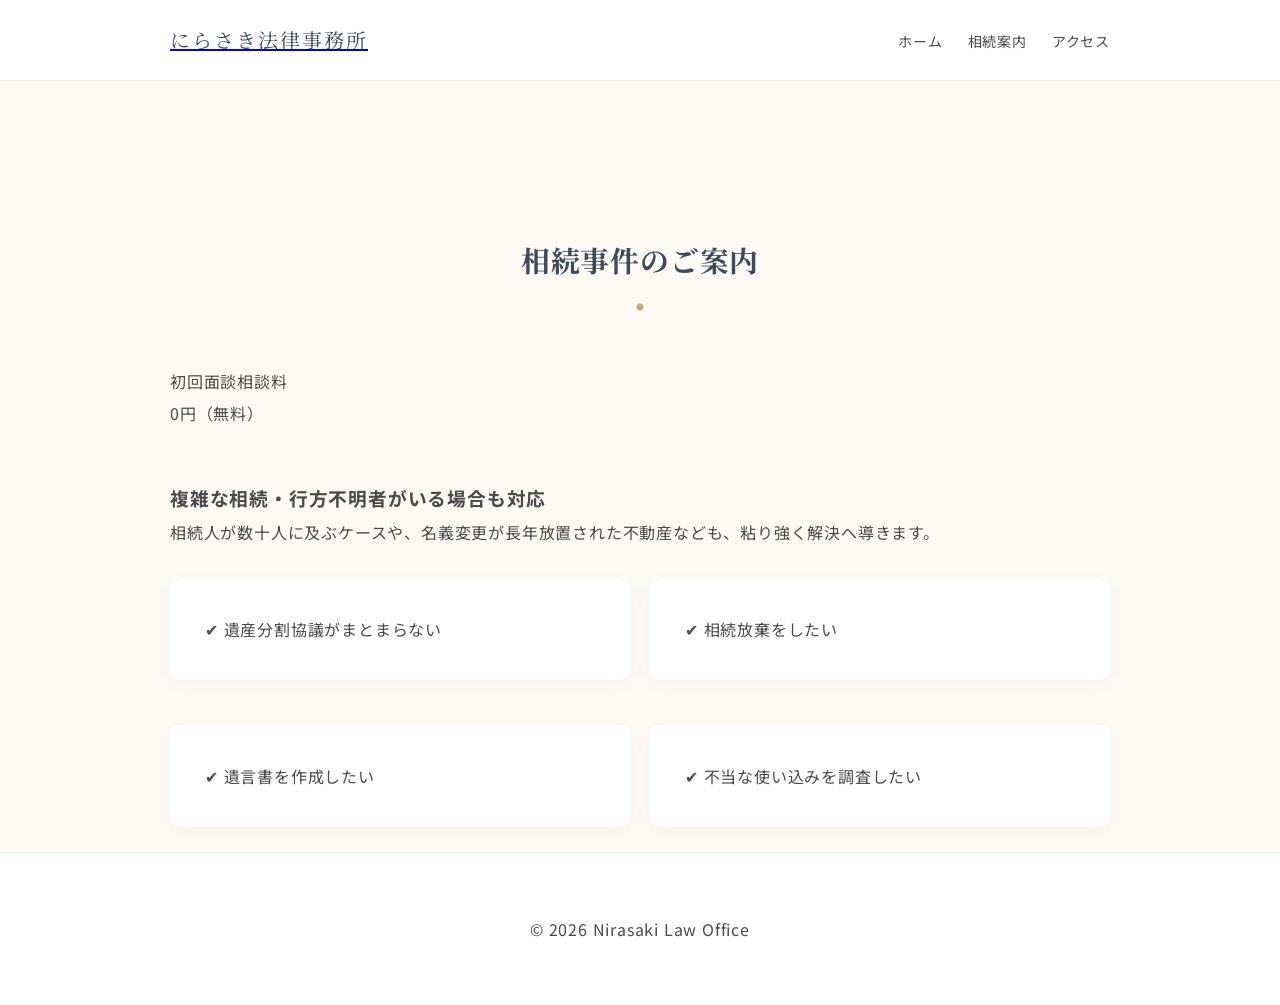
<file: inheritance.html>
<!DOCTYPE html>
<html lang="ja">
<head>
    <meta charset="UTF-8">
    <meta name="viewport" content="width=device-width, initial-scale=1.0">
    <title>相続事件のご案内 | にらさき法律事務所</title>
    <link rel="stylesheet" href="style.css">
    <link href="https://fonts.googleapis.com/css2?family=Noto+Serif+JP:wght@400;700&family=Noto+Sans+JP:wght@400;500;700&display=swap" rel="stylesheet">
</head>
<body>

<header>
    <div class="container header-inner">
        <a href="index.html" class="logo-area"><div class="main">にらさき法律事務所</div></a>
        <nav class="nav-links">
            <ul>
                <li><a href="index.html">ホーム</a></li>
                <li><a href="inheritance.html">相続案内</a></li>
                <li><a href="index.html#access">アクセス</a></li>
            </ul>
        </nav>
    </div>
</header>

<section class="container" style="padding-top: 150px;">
    <h2 class="section-title">相続事件のご案内</h2>
    <div class="price-card" style="margin-bottom: 50px;">
        <div class="price-head">初回面談相談料</div>
        <div class="price-body">0円（無料）</div>
    </div>
    
    <div class="strength-card">
        <h3>複雑な相続・行方不明者がいる場合も対応</h3>
        <p>相続人が数十人に及ぶケースや、名義変更が長年放置された不動産なども、粘り強く解決へ導きます。</p>
    </div>

    <div class="check-grid" style="margin-top: 30px; display: grid; grid-template-columns: 1fr 1fr; gap: 20px;">
        <div class="info-card">✔ 遺産分割協議がまとまらない</div>
        <div class="info-card">✔ 相続放棄をしたい</div>
        <div class="info-card">✔ 遺言書を作成したい</div>
        <div class="info-card">✔ 不当な使い込みを調査したい</div>
    </div>
</section>

<footer>
    <p>© 2026 Nirasaki Law Office</p>
</footer>

</body>
</html>
</file>
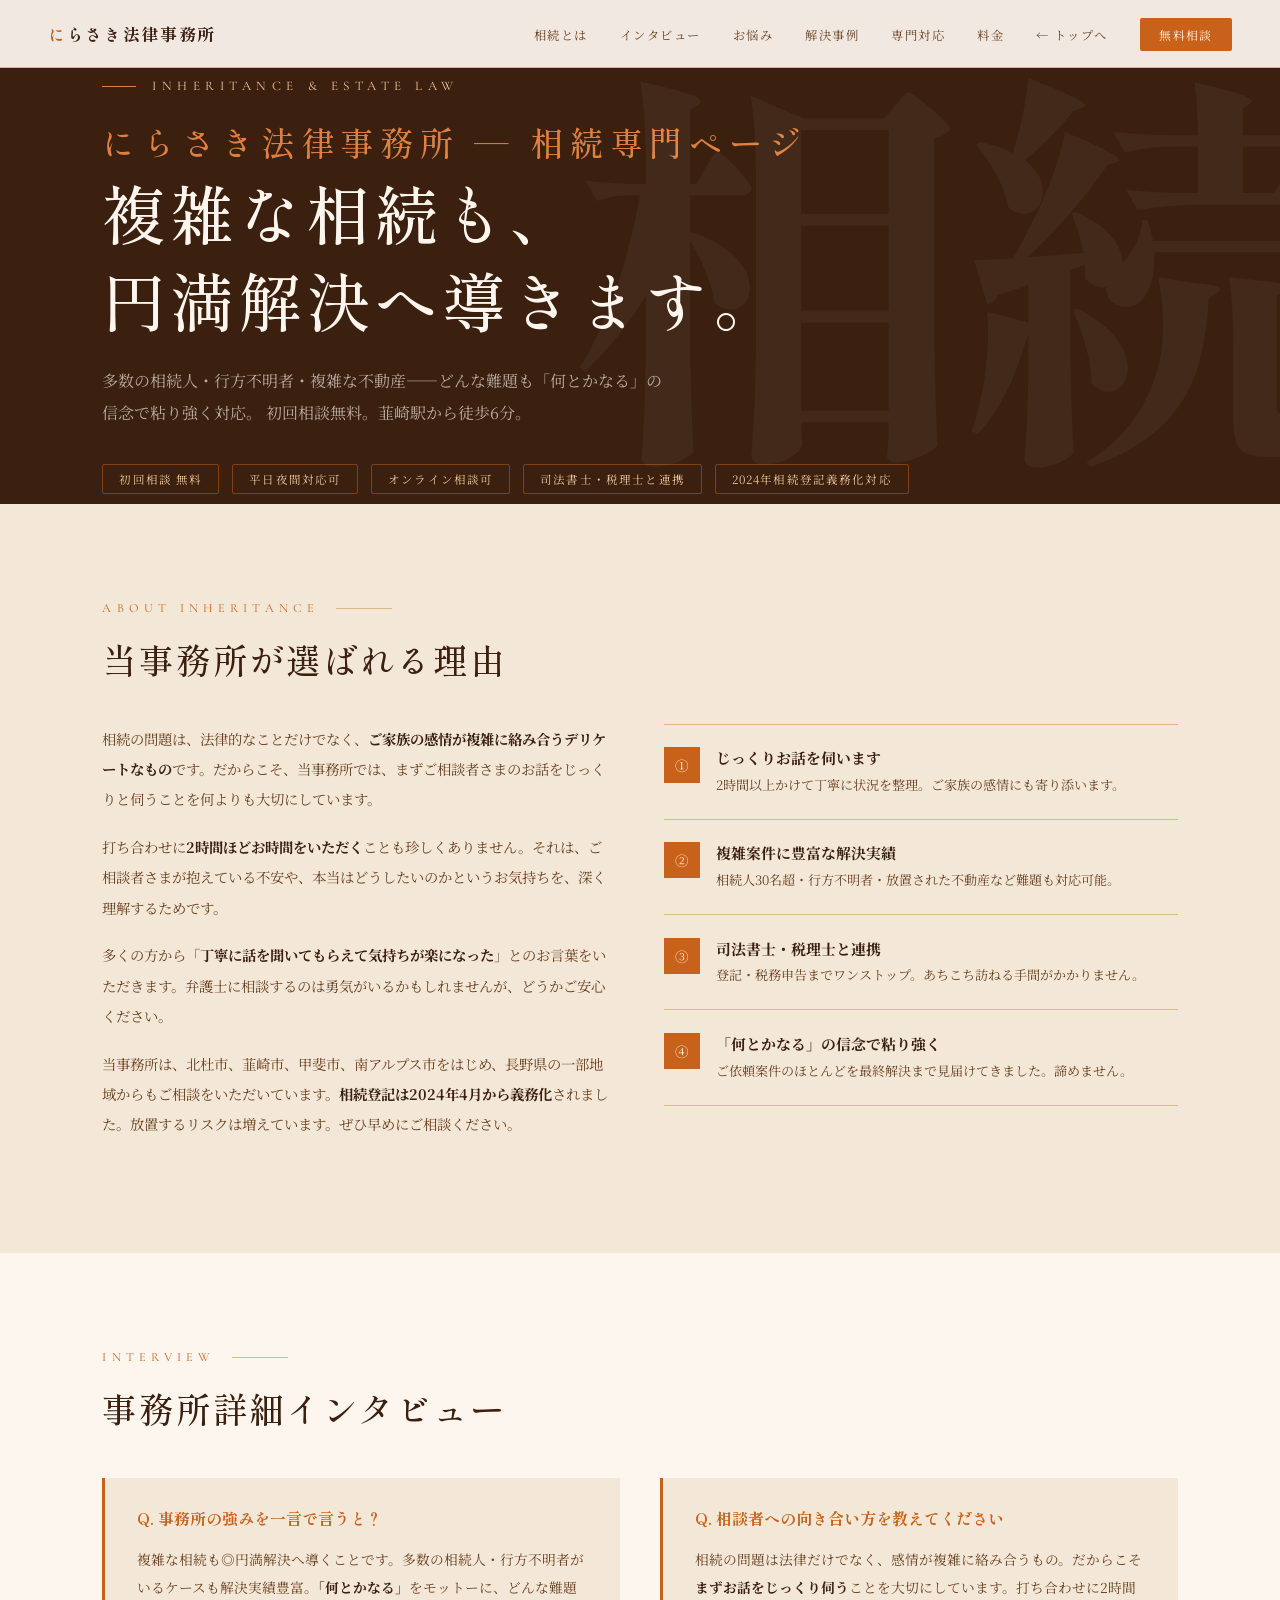
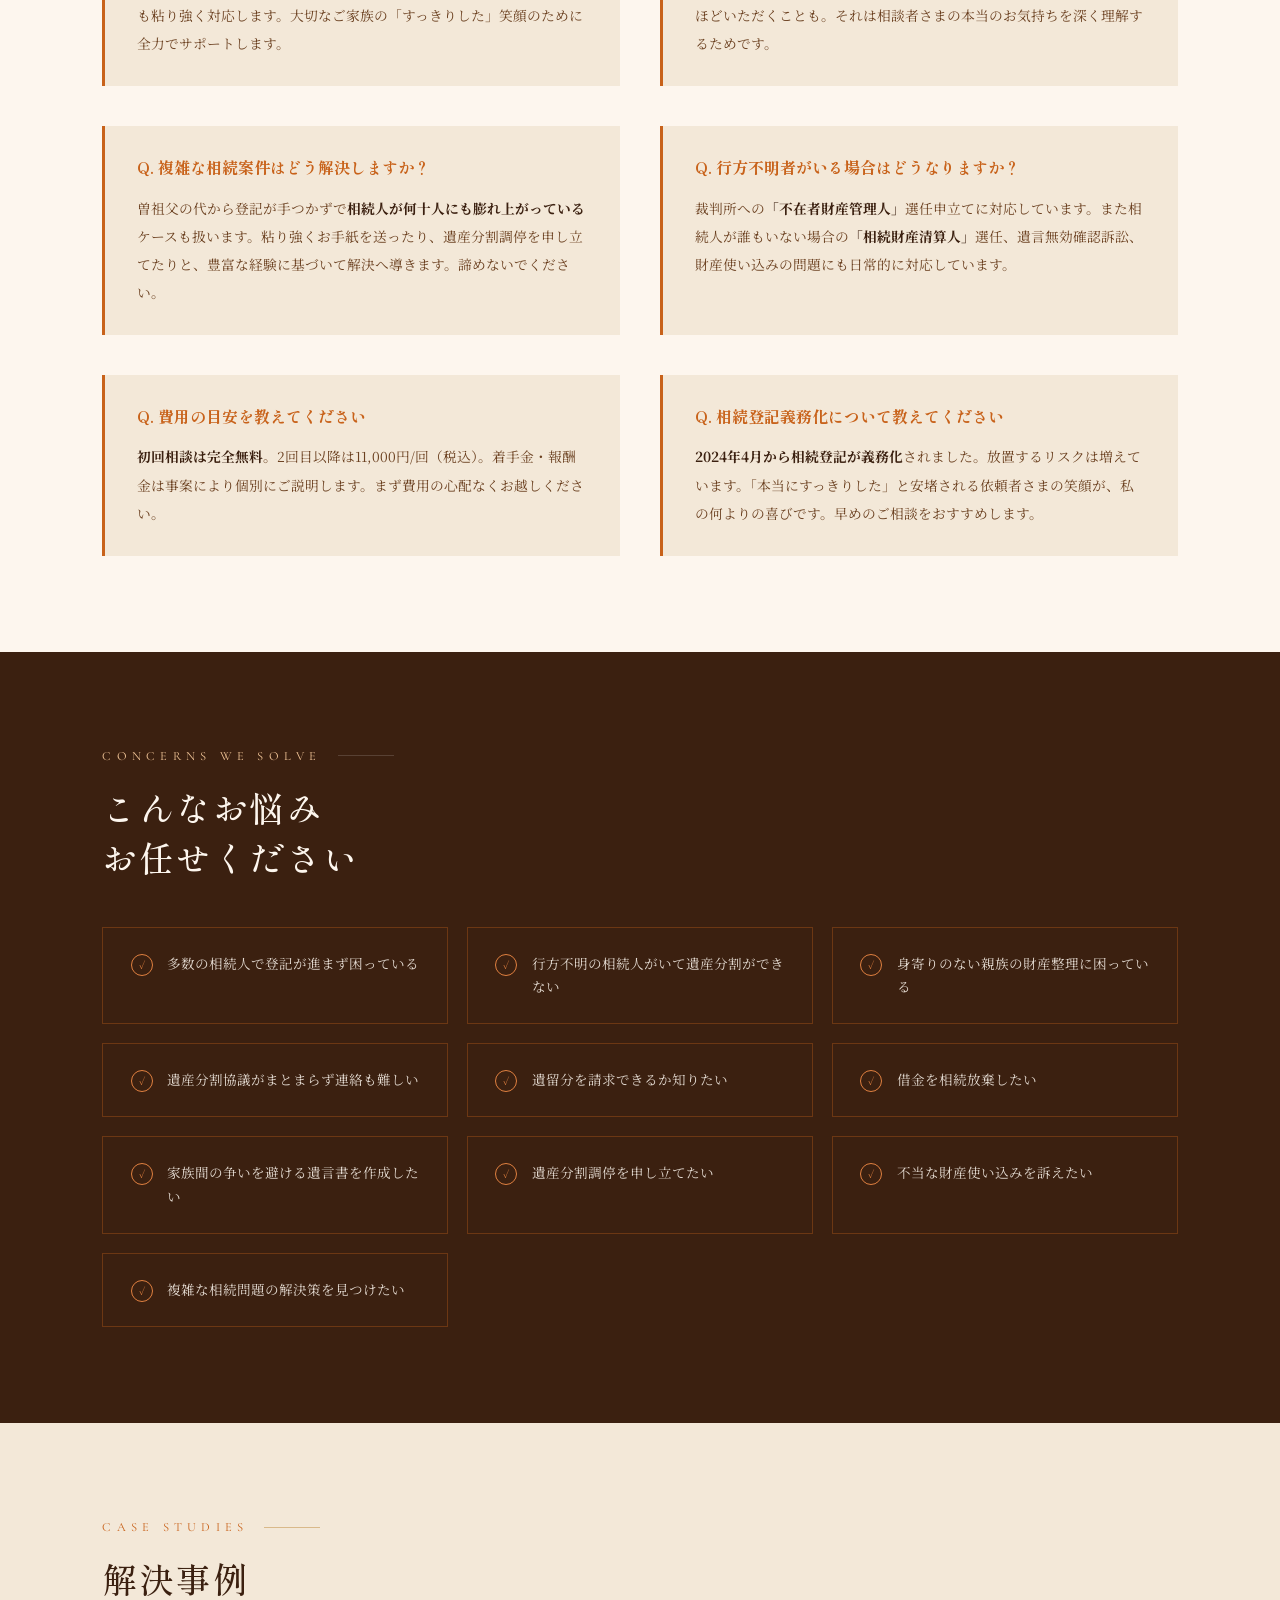
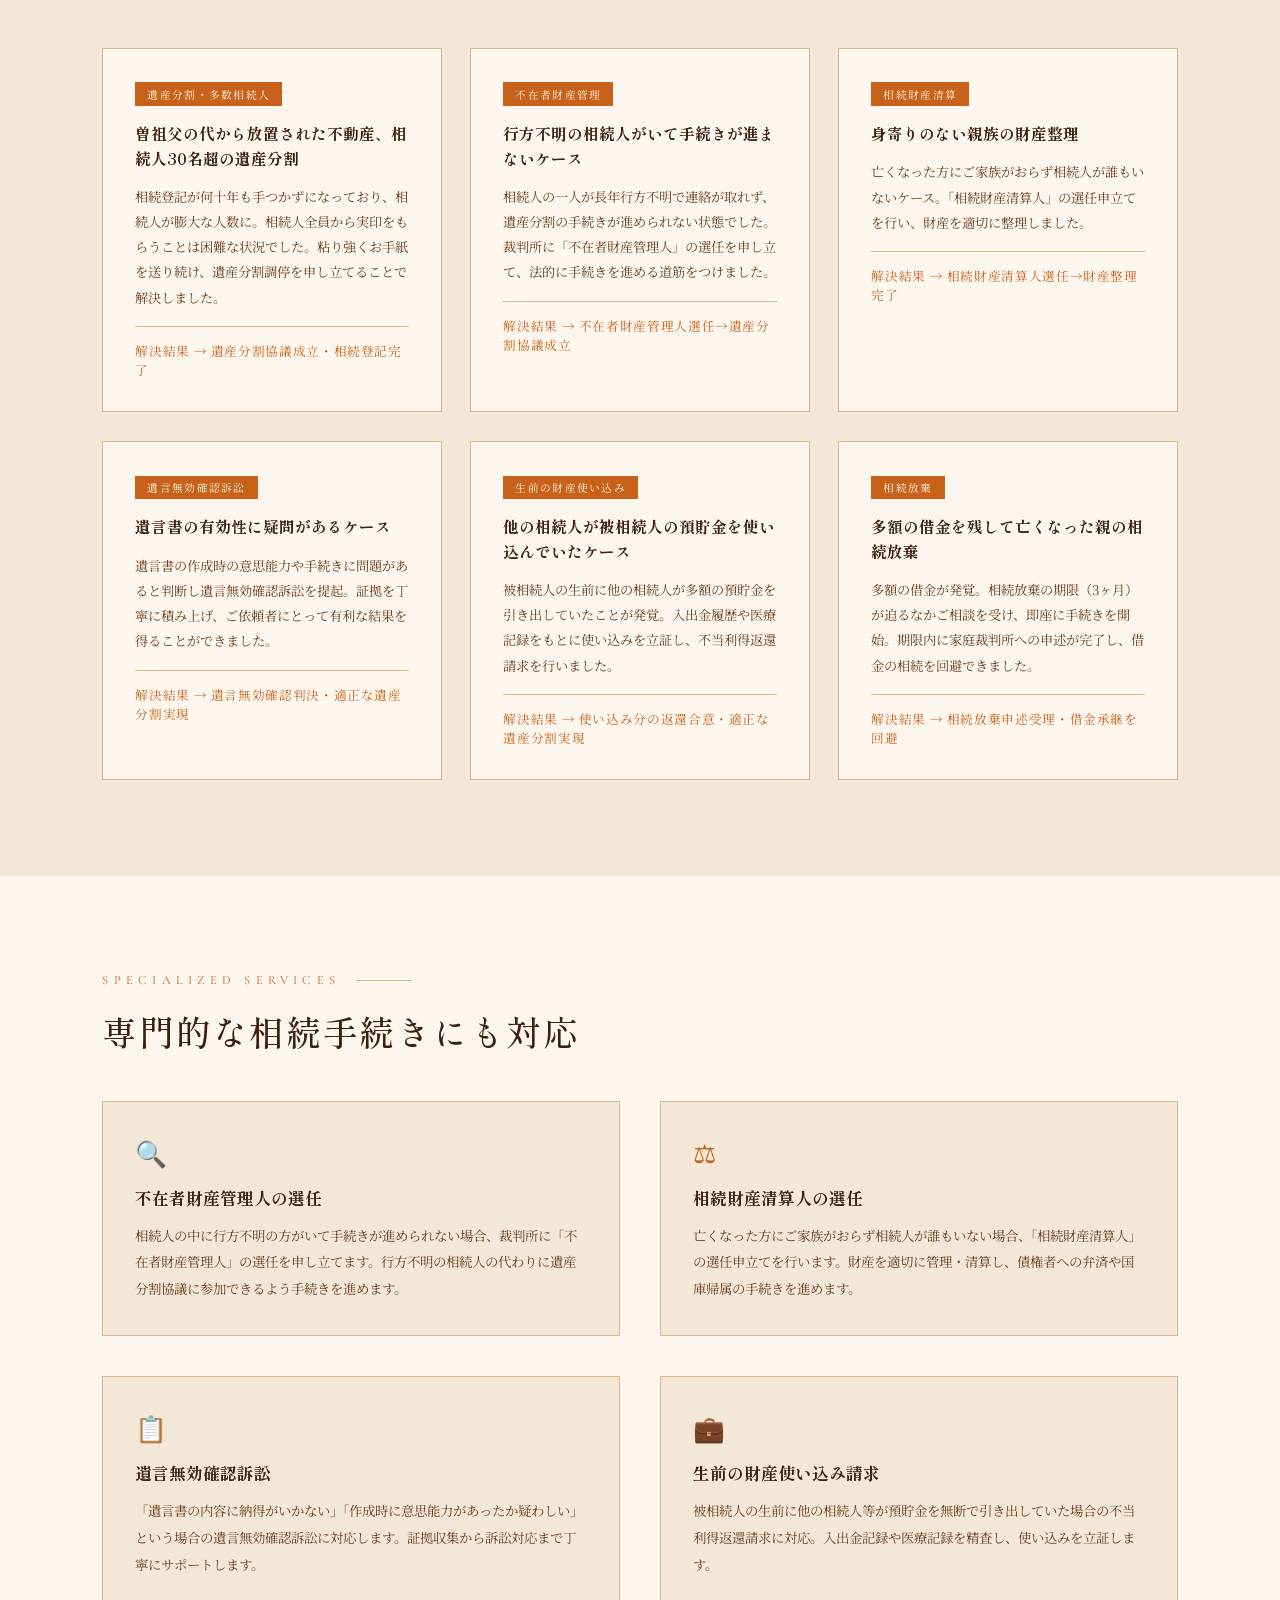
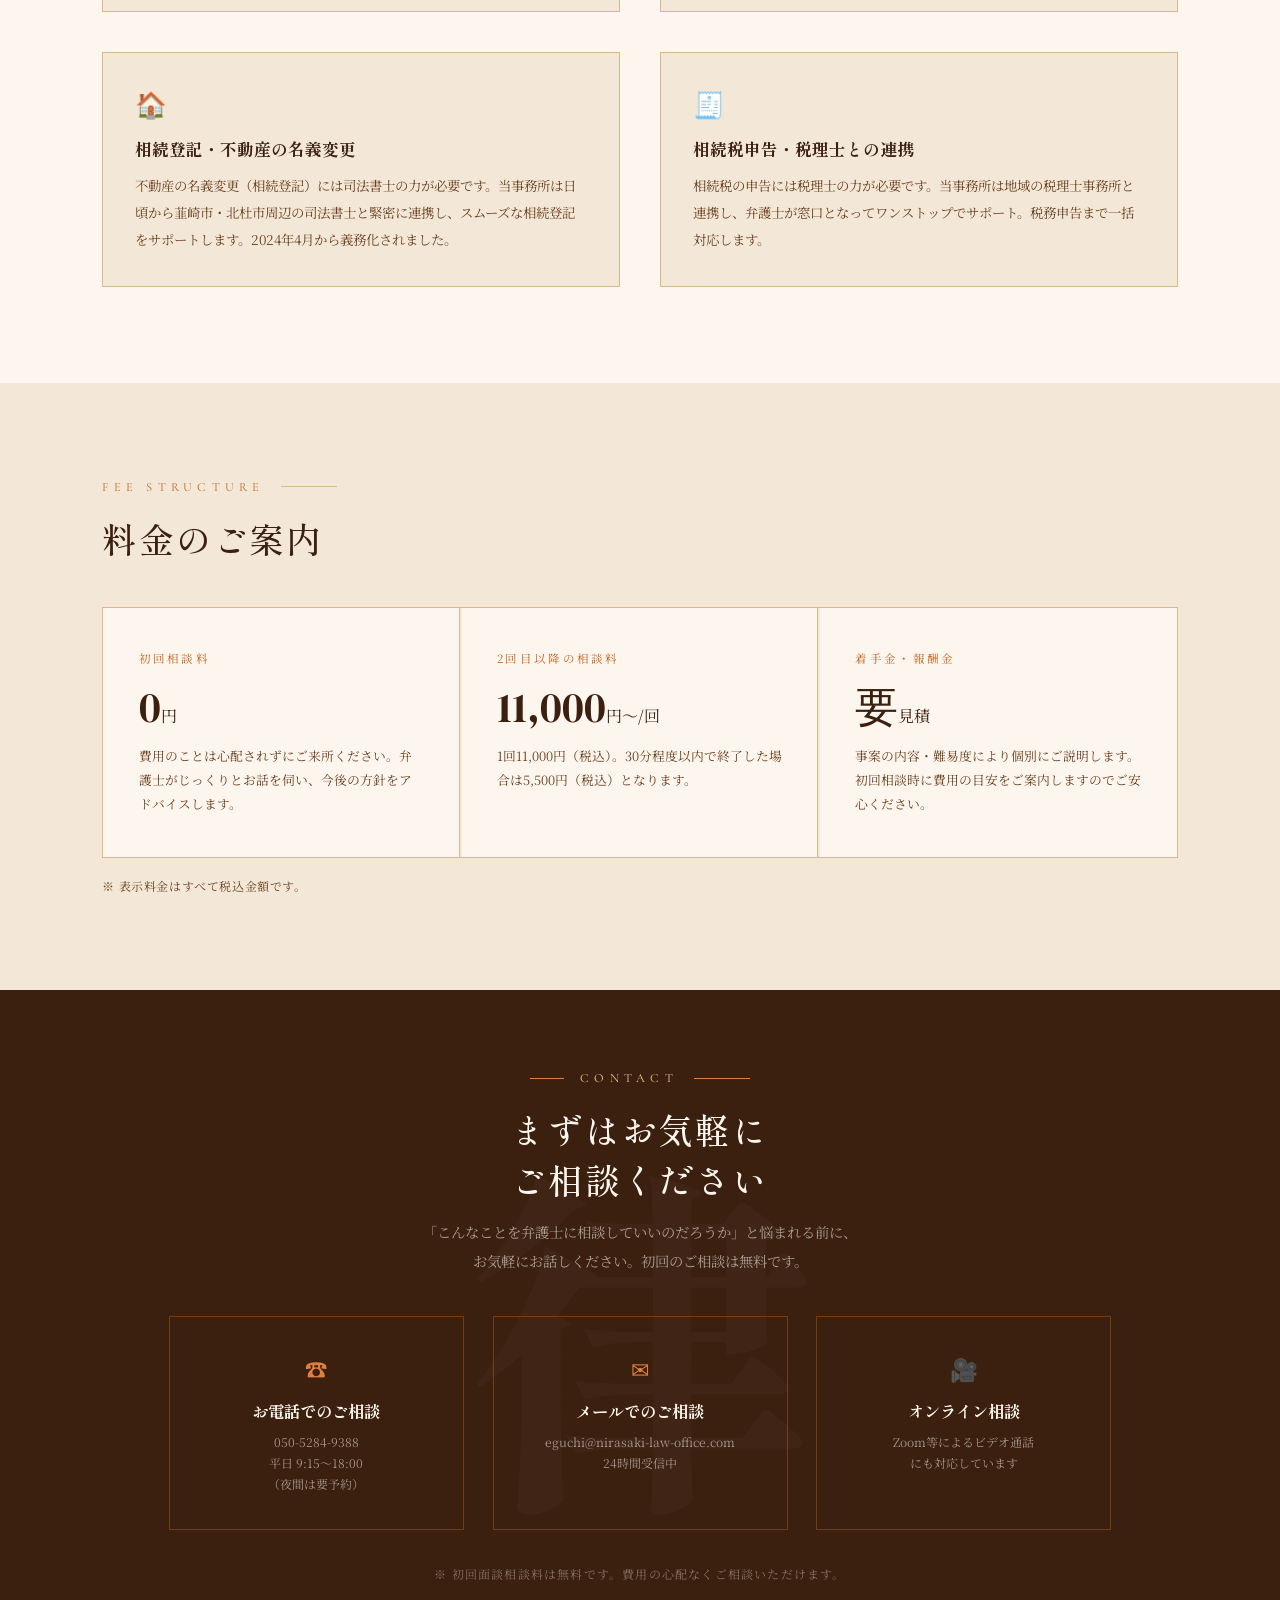
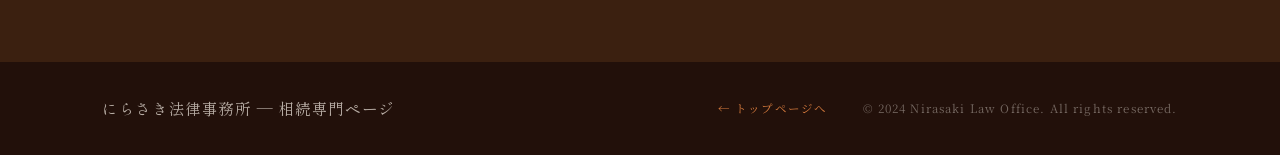
<file: souzoku.html>
<!DOCTYPE html>
<html lang="ja">
<head>
<meta charset="UTF-8">
<meta name="viewport" content="width=device-width, initial-scale=1.0">
<title>相続・遺産分割｜にらさき法律事務所</title>
<link rel="preconnect" href="https://fonts.googleapis.com">
<link href="https://fonts.googleapis.com/css2?family=Noto+Serif+JP:wght@300;400;500;700&family=Shippori+Mincho:wght@400;500;700&family=DM+Serif+Display:ital@0;1&family=Cormorant+Garamond:ital,wght@0,300;0,400;1,300&display=swap" rel="stylesheet">
<style>
  :root{
    --brown-deep:#3b2010;
    --brown:#5c3317;
    --brown-mid:#7a4520;
    --orange:#c8621a;
    --orange-light:#e08040;
    --orange-pale:#f5c89a;
    --cream:#fdf6ee;
    --parchment:#f3e8d8;
    --border:#d9b98a;
    --shadow:rgba(59,32,16,0.10);
    --text:#3b2010;
    --text-mid:#6b4020;
  }
  *{margin:0;padding:0;box-sizing:border-box;}
  html{scroll-behavior:smooth;}
  body{font-family:'Noto Serif JP',serif;background:var(--cream);color:var(--text);overflow-x:hidden;}

  /* NAV */
  nav{
    position:fixed;top:0;left:0;right:0;z-index:200;
    background:rgba(253,246,238,0.94);backdrop-filter:blur(14px);
    border-bottom:1px solid var(--border);
    padding:0 3rem;display:flex;align-items:center;justify-content:space-between;height:68px;
  }
  .nav-logo{font-family:'Shippori Mincho',serif;font-size:1.05rem;font-weight:700;color:var(--brown-deep);letter-spacing:0.1em;text-decoration:none;}
  .nav-logo span{color:var(--orange);}
  .nav-links{display:flex;gap:2rem;list-style:none;}
  .nav-links a{font-size:0.77rem;letter-spacing:0.12em;color:var(--text-mid);text-decoration:none;transition:color 0.3s;}
  .nav-links a:hover{color:var(--orange);}
  .nav-cta{background:var(--orange);color:var(--cream)!important;padding:0.5rem 1.2rem;border-radius:2px;font-size:0.74rem!important;transition:background 0.3s!important;}
  .nav-cta:hover{background:var(--brown)!important;}

  /* HERO */
  .page-hero{
    min-height:56vh;padding-top:68px;
    background:var(--brown-deep);
    display:flex;flex-direction:column;justify-content:center;
    padding-left:8vw;padding-right:8vw;
    position:relative;overflow:hidden;
  }
  .page-hero::before{
    content:'相続';position:absolute;
    font-family:'Shippori Mincho',serif;font-size:32vw;font-weight:700;
    color:rgba(255,255,255,0.04);
    top:50%;right:-5vw;transform:translateY(-50%);
    pointer-events:none;letter-spacing:-0.05em;
  }
  .page-hero-label{
    font-family:'Cormorant Garamond',serif;
    font-size:0.82rem;letter-spacing:0.42em;color:var(--orange-pale);
    text-transform:uppercase;margin-bottom:1.6rem;
    display:flex;align-items:center;gap:1rem;
  }
  .page-hero-label::before{content:'';width:34px;height:1px;background:var(--orange-light);}
  .page-hero h1{
    font-family:'Shippori Mincho',serif;
    font-size:clamp(2.4rem,5vw,4rem);font-weight:500;
    line-height:1.35;color:var(--cream);letter-spacing:0.06em;
    margin-bottom:1.4rem;
  }
  .page-hero h1 em{display:block;font-style:normal;color:var(--orange-light);font-size:0.52em;letter-spacing:0.2em;margin-bottom:0.3rem;}
  .page-hero-sub{font-size:1rem;line-height:2;color:rgba(253,246,238,0.65);max-width:560px;margin-bottom:2.2rem;}
  .page-hero-badges{display:flex;gap:0.8rem;flex-wrap:wrap;}
  .badge-dark{border:1px solid rgba(200,98,26,0.5);color:var(--orange-pale);padding:0.38rem 1rem;font-size:0.72rem;letter-spacing:0.1em;border-radius:2px;}

  /* SECTION BASE */
  section{padding:6rem 8vw;}
  .section-label{
    font-family:'Cormorant Garamond',serif;font-size:0.78rem;letter-spacing:0.42em;color:var(--orange);
    text-transform:uppercase;margin-bottom:1.1rem;display:flex;align-items:center;gap:1rem;
  }
  .section-label::after{content:'';flex:1;height:1px;background:var(--border);max-width:56px;}
  .section-title{font-family:'Shippori Mincho',serif;font-size:clamp(1.65rem,2.7vw,2.5rem);font-weight:500;line-height:1.45;letter-spacing:0.05em;color:var(--brown-deep);}

  /* INTRO */
  .intro{background:var(--parchment);}
  .intro-grid{margin-top:2.5rem;display:grid;grid-template-columns:1fr 1fr;gap:3rem;}
  .intro-text p{font-size:0.9rem;line-height:2.1;color:var(--text-mid);margin-bottom:1.1rem;}
  .intro-text p strong{color:var(--brown-deep);}
  .intro-points{display:flex;flex-direction:column;gap:0;}
  .intro-point{
    padding:1.4rem 0;border-bottom:1px solid var(--border);
    display:flex;align-items:flex-start;gap:1rem;
  }
  .intro-point:first-child{border-top:1px solid var(--border);}
  .intro-point-icon{
    width:36px;height:36px;flex-shrink:0;
    background:var(--orange);color:var(--cream);
    display:flex;align-items:center;justify-content:center;font-size:0.85rem;
  }
  .intro-point-text h4{font-size:0.93rem;font-weight:700;color:var(--brown-deep);margin-bottom:0.3rem;}
  .intro-point-text p{font-size:0.82rem;line-height:1.8;color:var(--text-mid);}

  /* INTERVIEW */
  .interview{background:var(--cream);}
  .interview-grid{margin-top:2.8rem;display:grid;grid-template-columns:1fr 1fr;gap:2.5rem;}
  .interview-block{border-left:3px solid var(--orange);padding:1.8rem 2rem;background:var(--parchment);}
  .interview-q{font-family:'Shippori Mincho',serif;font-size:1rem;font-weight:700;color:var(--orange);margin-bottom:0.9rem;line-height:1.5;}
  .interview-q::before{content:'Q. ';}
  .interview-a{font-size:0.86rem;line-height:2.05;color:var(--text-mid);}
  .interview-a strong{color:var(--brown-deep);}

  /* CONCERNS */
  .concerns{background:var(--brown-deep);color:var(--cream);}
  .concerns .section-label{color:var(--orange-pale);}
  .concerns .section-label::after{background:rgba(255,255,255,0.15);}
  .concerns .section-title{color:var(--cream);}
  .concerns-grid{margin-top:2.8rem;display:grid;grid-template-columns:repeat(auto-fill,minmax(260px,1fr));gap:1.2rem;}
  .concern-card{border:1px solid rgba(200,98,26,0.35);padding:1.5rem 1.7rem;display:flex;align-items:flex-start;gap:0.9rem;transition:all 0.3s;position:relative;overflow:hidden;}
  .concern-card::before{content:'';position:absolute;inset:0;background:linear-gradient(135deg,rgba(200,98,26,0.07) 0%,transparent 100%);opacity:0;transition:opacity 0.3s;}
  .concern-card:hover{border-color:var(--orange-light);}
  .concern-card:hover::before{opacity:1;}
  .concern-check{width:22px;height:22px;flex-shrink:0;border:1px solid var(--orange-light);border-radius:50%;display:flex;align-items:center;justify-content:center;color:var(--orange-light);font-size:0.62rem;margin-top:2px;}
  .concern-card p{font-size:0.85rem;line-height:1.75;color:rgba(253,246,238,0.87);}

  /* CASES */
  .cases{background:var(--parchment);}
  .cases-grid{margin-top:2.8rem;display:grid;grid-template-columns:repeat(auto-fill,minmax(300px,1fr));gap:1.8rem;}
  .case-card{background:var(--cream);border:1px solid var(--border);padding:2rem;transition:all 0.3s;}
  .case-card:hover{border-color:var(--orange);transform:translateY(-3px);box-shadow:0 12px 28px var(--shadow);}
  .case-tag{display:inline-block;background:var(--orange);color:var(--cream);font-size:0.67rem;letter-spacing:0.12em;padding:0.28rem 0.75rem;margin-bottom:1rem;}
  .case-title{font-family:'Shippori Mincho',serif;font-size:0.98rem;font-weight:700;color:var(--brown-deep);margin-bottom:0.8rem;line-height:1.55;}
  .case-body{font-size:0.83rem;line-height:1.9;color:var(--text-mid);}
  .case-result{margin-top:1rem;padding-top:0.9rem;border-top:1px solid var(--border);font-size:0.79rem;color:var(--orange);letter-spacing:0.05em;}
  .case-result::before{content:'解決結果 → ';}

  /* SPECIALIST */
  .specialist{background:var(--cream);}
  .specialist-grid{margin-top:2.8rem;display:grid;grid-template-columns:1fr 1fr;gap:2.5rem;}
  .spec-card{padding:2rem;border:1px solid var(--border);background:var(--parchment);}
  .spec-icon{font-size:1.6rem;margin-bottom:1rem;color:var(--orange);}
  .spec-title{font-family:'Shippori Mincho',serif;font-size:1.05rem;font-weight:700;color:var(--brown-deep);margin-bottom:0.8rem;}
  .spec-body{font-size:0.84rem;line-height:2;color:var(--text-mid);}

  /* FEES */
  .fees{background:var(--parchment);}
  .fees-grid{margin-top:2.8rem;display:grid;grid-template-columns:repeat(auto-fit,minmax(270px,1fr));gap:2px;border:1px solid var(--border);}
  .fee-card{background:var(--cream);padding:2.6rem 2.2rem;border-right:1px solid var(--border);}
  .fee-card:last-child{border-right:none;}
  .fee-type{font-size:0.72rem;letter-spacing:0.2em;color:var(--orange);margin-bottom:1.2rem;text-transform:uppercase;}
  .fee-amount{font-family:'DM Serif Display',serif;font-size:2.7rem;line-height:1;margin-bottom:0.4rem;color:var(--brown-deep);}
  .fee-amount span{font-size:1rem;font-family:'Noto Serif JP',serif;}
  .fee-note{font-size:0.8rem;line-height:1.85;color:var(--text-mid);margin-top:1rem;}

  /* CONTACT */
  .contact{background:var(--brown-deep);color:var(--cream);text-align:center;padding:5rem 8vw;position:relative;overflow:hidden;}
  .contact::before{content:'律';position:absolute;font-family:'Shippori Mincho',serif;font-size:28vw;font-weight:700;color:rgba(255,255,255,0.025);top:50%;left:50%;transform:translate(-50%,-50%);pointer-events:none;}
  .contact .section-label{justify-content:center;color:var(--orange-pale);}
  .contact .section-label::after,.contact .section-label::before{content:'';width:34px;height:1px;background:var(--orange-light);}
  .contact .section-title{color:var(--cream);margin-bottom:0.9rem;}
  .contact-sub{color:rgba(253,246,238,0.58);font-size:0.9rem;line-height:1.95;margin-bottom:2.6rem;}
  .contact-options{display:flex;gap:1.8rem;justify-content:center;flex-wrap:wrap;}
  .contact-card{border:1px solid rgba(200,98,26,0.42);padding:2.2rem 2.6rem;flex:1;max-width:295px;transition:all 0.3s;text-decoration:none;color:var(--cream);display:block;}
  .contact-card:hover{border-color:var(--orange-light);background:rgba(200,98,26,0.1);}
  .contact-card .c-icon{font-size:1.4rem;margin-bottom:0.9rem;color:var(--orange-light);}
  .contact-card h3{font-family:'Shippori Mincho',serif;font-size:1.03rem;margin-bottom:0.5rem;}
  .contact-card p{font-size:0.75rem;color:rgba(253,246,238,0.55);line-height:1.75;}
  .contact-free-note{margin-top:2.2rem;font-size:0.75rem;color:rgba(253,246,238,0.38);letter-spacing:0.1em;}

  /* FOOTER */
  footer{background:#22100a;color:rgba(253,246,238,0.38);padding:2.2rem 8vw;display:flex;align-items:center;justify-content:space-between;font-size:0.72rem;letter-spacing:0.1em;}
  footer .footer-logo{font-family:'Shippori Mincho',serif;font-size:0.96rem;color:rgba(253,246,238,0.68);letter-spacing:0.1em;}
  footer a{color:var(--orange-light);text-decoration:none;margin-left:1.2rem;}
  footer a:hover{color:var(--orange-pale);}

  /* ANIMATIONS */
  .fade-in{opacity:0;transform:translateY(22px);transition:opacity 0.8s ease,transform 0.8s ease;}
  .fade-in.visible{opacity:1;transform:translateY(0);}

  /* RESPONSIVE */
  @media(max-width:960px){
    nav{padding:0 1.5rem;}
    .nav-links{display:none;}
    .intro-grid,.interview-grid,.specialist-grid{grid-template-columns:1fr;}
    section{padding:4.5rem 6vw;}
    .fee-card{border-right:none;border-bottom:1px solid var(--border);}
    footer{flex-direction:column;gap:1rem;text-align:center;}
  }
</style>
</head>
<body>

<!-- NAV -->
<nav>
  <a class="nav-logo" href="index.html"><span>に</span>らさき法律事務所</a>
  <ul class="nav-links">
    <li><a href="#intro">相続とは</a></li>
    <li><a href="#interview">インタビュー</a></li>
    <li><a href="#concerns">お悩み</a></li>
    <li><a href="#cases">解決事例</a></li>
    <li><a href="#specialist">専門対応</a></li>
    <li><a href="#fees">料金</a></li>
    <li><a href="index.html">← トップへ</a></li>
    <li><a href="#contact" class="nav-cta">無料相談</a></li>
  </ul>
</nav>

<!-- PAGE HERO -->
<div class="page-hero">
  <div class="page-hero-label">Inheritance & Estate Law</div>
  <h1>
    <em>にらさき法律事務所 — 相続専門ページ</em>
    複雑な相続も、<br>円満解決へ導きます。
  </h1>
  <p class="page-hero-sub">
    多数の相続人・行方不明者・複雑な不動産——どんな難題も「何とかなる」の信念で粘り強く対応。
    初回相談無料。韮崎駅から徒歩6分。
  </p>
  <div class="page-hero-badges">
    <span class="badge-dark">初回相談 無料</span>
    <span class="badge-dark">平日夜間対応可</span>
    <span class="badge-dark">オンライン相談可</span>
    <span class="badge-dark">司法書士・税理士と連携</span>
    <span class="badge-dark">2024年相続登記義務化対応</span>
  </div>
</div>

<!-- INTRO -->
<section class="intro" id="intro">
  <div class="section-label fade-in">About Inheritance</div>
  <h2 class="section-title fade-in">当事務所が選ばれる理由</h2>
  <div class="intro-grid">
    <div class="intro-text fade-in">
      <p>相続の問題は、法律的なことだけでなく、<strong>ご家族の感情が複雑に絡み合うデリケートなもの</strong>です。だからこそ、当事務所では、まずご相談者さまのお話をじっくりと伺うことを何よりも大切にしています。</p>
      <p>打ち合わせに<strong>2時間ほどお時間をいただく</strong>ことも珍しくありません。それは、ご相談者さまが抱えている不安や、本当はどうしたいのかというお気持ちを、深く理解するためです。</p>
      <p>多くの方から「<strong>丁寧に話を聞いてもらえて気持ちが楽になった</strong>」とのお言葉をいただきます。弁護士に相談するのは勇気がいるかもしれませんが、どうかご安心ください。</p>
      <p>当事務所は、北杜市、韮崎市、甲斐市、南アルプス市をはじめ、長野県の一部地域からもご相談をいただいています。<strong>相続登記は2024年4月から義務化</strong>されました。放置するリスクは増えています。ぜひ早めにご相談ください。</p>
    </div>
    <div class="intro-points fade-in">
      <div class="intro-point">
        <div class="intro-point-icon">①</div>
        <div class="intro-point-text">
          <h4>じっくりお話を伺います</h4>
          <p>2時間以上かけて丁寧に状況を整理。ご家族の感情にも寄り添います。</p>
        </div>
      </div>
      <div class="intro-point">
        <div class="intro-point-icon">②</div>
        <div class="intro-point-text">
          <h4>複雑案件に豊富な解決実績</h4>
          <p>相続人30名超・行方不明者・放置された不動産など難題も対応可能。</p>
        </div>
      </div>
      <div class="intro-point">
        <div class="intro-point-icon">③</div>
        <div class="intro-point-text">
          <h4>司法書士・税理士と連携</h4>
          <p>登記・税務申告までワンストップ。あちこち訪ねる手間がかかりません。</p>
        </div>
      </div>
      <div class="intro-point">
        <div class="intro-point-icon">④</div>
        <div class="intro-point-text">
          <h4>「何とかなる」の信念で粘り強く</h4>
          <p>ご依頼案件のほとんどを最終解決まで見届けてきました。諦めません。</p>
        </div>
      </div>
    </div>
  </div>
</section>

<!-- INTERVIEW -->
<section class="interview" id="interview">
  <div class="section-label fade-in">Interview</div>
  <h2 class="section-title fade-in">事務所詳細インタビュー</h2>
  <div class="interview-grid">
    <div class="interview-block fade-in">
      <div class="interview-q">事務所の強みを一言で言うと？</div>
      <div class="interview-a">複雑な相続も◎円満解決へ導くことです。多数の相続人・行方不明者がいるケースも解決実績豊富。<strong>「何とかなる」</strong>をモットーに、どんな難題も粘り強く対応します。大切なご家族の「すっきりした」笑顔のために全力でサポートします。</div>
    </div>
    <div class="interview-block fade-in">
      <div class="interview-q">相談者への向き合い方を教えてください</div>
      <div class="interview-a">相続の問題は法律だけでなく、感情が複雑に絡み合うもの。だからこそ<strong>まずお話をじっくり伺う</strong>ことを大切にしています。打ち合わせに2時間ほどいただくことも。それは相談者さまの本当のお気持ちを深く理解するためです。</div>
    </div>
    <div class="interview-block fade-in">
      <div class="interview-q">複雑な相続案件はどう解決しますか？</div>
      <div class="interview-a">曽祖父の代から登記が手つかずで<strong>相続人が何十人にも膨れ上がっている</strong>ケースも扱います。粘り強くお手紙を送ったり、遺産分割調停を申し立てたりと、豊富な経験に基づいて解決へ導きます。諦めないでください。</div>
    </div>
    <div class="interview-block fade-in">
      <div class="interview-q">行方不明者がいる場合はどうなりますか？</div>
      <div class="interview-a">裁判所への<strong>「不在者財産管理人」</strong>選任申立てに対応しています。また相続人が誰もいない場合の<strong>「相続財産清算人」</strong>選任、遺言無効確認訴訟、財産使い込みの問題にも日常的に対応しています。</div>
    </div>
    <div class="interview-block fade-in">
      <div class="interview-q">費用の目安を教えてください</div>
      <div class="interview-a"><strong>初回相談は完全無料</strong>。2回目以降は11,000円/回（税込）。着手金・報酬金は事案により個別にご説明します。まず費用の心配なくお越しください。</div>
    </div>
    <div class="interview-block fade-in">
      <div class="interview-q">相続登記義務化について教えてください</div>
      <div class="interview-a"><strong>2024年4月から相続登記が義務化</strong>されました。放置するリスクは増えています。「本当にすっきりした」と安堵される依頼者さまの笑顔が、私の何よりの喜びです。早めのご相談をおすすめします。</div>
    </div>
  </div>
</section>

<!-- CONCERNS -->
<section class="concerns" id="concerns">
  <div class="section-label fade-in">Concerns We Solve</div>
  <h2 class="section-title fade-in">こんなお悩み<br>お任せください</h2>
  <div class="concerns-grid">
    <div class="concern-card fade-in"><div class="concern-check">✓</div><p>多数の相続人で登記が進まず困っている</p></div>
    <div class="concern-card fade-in"><div class="concern-check">✓</div><p>行方不明の相続人がいて遺産分割ができない</p></div>
    <div class="concern-card fade-in"><div class="concern-check">✓</div><p>身寄りのない親族の財産整理に困っている</p></div>
    <div class="concern-card fade-in"><div class="concern-check">✓</div><p>遺産分割協議がまとまらず連絡も難しい</p></div>
    <div class="concern-card fade-in"><div class="concern-check">✓</div><p>遺留分を請求できるか知りたい</p></div>
    <div class="concern-card fade-in"><div class="concern-check">✓</div><p>借金を相続放棄したい</p></div>
    <div class="concern-card fade-in"><div class="concern-check">✓</div><p>家族間の争いを避ける遺言書を作成したい</p></div>
    <div class="concern-card fade-in"><div class="concern-check">✓</div><p>遺産分割調停を申し立てたい</p></div>
    <div class="concern-card fade-in"><div class="concern-check">✓</div><p>不当な財産使い込みを訴えたい</p></div>
    <div class="concern-card fade-in"><div class="concern-check">✓</div><p>複雑な相続問題の解決策を見つけたい</p></div>
  </div>
</section>

<!-- CASES -->
<section class="cases" id="cases">
  <div class="section-label fade-in">Case Studies</div>
  <h2 class="section-title fade-in">解決事例</h2>
  <div class="cases-grid">
    <div class="case-card fade-in">
      <span class="case-tag">遺産分割・多数相続人</span>
      <div class="case-title">曽祖父の代から放置された不動産、相続人30名超の遺産分割</div>
      <div class="case-body">相続登記が何十年も手つかずになっており、相続人が膨大な人数に。相続人全員から実印をもらうことは困難な状況でした。粘り強くお手紙を送り続け、遺産分割調停を申し立てることで解決しました。</div>
      <div class="case-result">遺産分割協議成立・相続登記完了</div>
    </div>
    <div class="case-card fade-in">
      <span class="case-tag">不在者財産管理</span>
      <div class="case-title">行方不明の相続人がいて手続きが進まないケース</div>
      <div class="case-body">相続人の一人が長年行方不明で連絡が取れず、遺産分割の手続きが進められない状態でした。裁判所に「不在者財産管理人」の選任を申し立て、法的に手続きを進める道筋をつけました。</div>
      <div class="case-result">不在者財産管理人選任→遺産分割協議成立</div>
    </div>
    <div class="case-card fade-in">
      <span class="case-tag">相続財産清算</span>
      <div class="case-title">身寄りのない親族の財産整理</div>
      <div class="case-body">亡くなった方にご家族がおらず相続人が誰もいないケース。「相続財産清算人」の選任申立てを行い、財産を適切に整理しました。</div>
      <div class="case-result">相続財産清算人選任→財産整理完了</div>
    </div>
    <div class="case-card fade-in">
      <span class="case-tag">遺言無効確認訴訟</span>
      <div class="case-title">遺言書の有効性に疑問があるケース</div>
      <div class="case-body">遺言書の作成時の意思能力や手続きに問題があると判断し遺言無効確認訴訟を提起。証拠を丁寧に積み上げ、ご依頼者にとって有利な結果を得ることができました。</div>
      <div class="case-result">遺言無効確認判決・適正な遺産分割実現</div>
    </div>
    <div class="case-card fade-in">
      <span class="case-tag">生前の財産使い込み</span>
      <div class="case-title">他の相続人が被相続人の預貯金を使い込んでいたケース</div>
      <div class="case-body">被相続人の生前に他の相続人が多額の預貯金を引き出していたことが発覚。入出金履歴や医療記録をもとに使い込みを立証し、不当利得返還請求を行いました。</div>
      <div class="case-result">使い込み分の返還合意・適正な遺産分割実現</div>
    </div>
    <div class="case-card fade-in">
      <span class="case-tag">相続放棄</span>
      <div class="case-title">多額の借金を残して亡くなった親の相続放棄</div>
      <div class="case-body">多額の借金が発覚。相続放棄の期限（3ヶ月）が迫るなかご相談を受け、即座に手続きを開始。期限内に家庭裁判所への申述が完了し、借金の相続を回避できました。</div>
      <div class="case-result">相続放棄申述受理・借金承継を回避</div>
    </div>
  </div>
</section>

<!-- SPECIALIST -->
<section class="specialist" id="specialist">
  <div class="section-label fade-in">Specialized Services</div>
  <h2 class="section-title fade-in">専門的な相続手続きにも対応</h2>
  <div class="specialist-grid">
    <div class="spec-card fade-in">
      <div class="spec-icon">🔍</div>
      <div class="spec-title">不在者財産管理人の選任</div>
      <div class="spec-body">相続人の中に行方不明の方がいて手続きが進められない場合、裁判所に「不在者財産管理人」の選任を申し立てます。行方不明の相続人の代わりに遺産分割協議に参加できるよう手続きを進めます。</div>
    </div>
    <div class="spec-card fade-in">
      <div class="spec-icon">⚖</div>
      <div class="spec-title">相続財産清算人の選任</div>
      <div class="spec-body">亡くなった方にご家族がおらず相続人が誰もいない場合、「相続財産清算人」の選任申立てを行います。財産を適切に管理・清算し、債権者への弁済や国庫帰属の手続きを進めます。</div>
    </div>
    <div class="spec-card fade-in">
      <div class="spec-icon">📋</div>
      <div class="spec-title">遺言無効確認訴訟</div>
      <div class="spec-body">「遺言書の内容に納得がいかない」「作成時に意思能力があったか疑わしい」という場合の遺言無効確認訴訟に対応します。証拠収集から訴訟対応まで丁寧にサポートします。</div>
    </div>
    <div class="spec-card fade-in">
      <div class="spec-icon">💼</div>
      <div class="spec-title">生前の財産使い込み請求</div>
      <div class="spec-body">被相続人の生前に他の相続人等が預貯金を無断で引き出していた場合の不当利得返還請求に対応。入出金記録や医療記録を精査し、使い込みを立証します。</div>
    </div>
    <div class="spec-card fade-in">
      <div class="spec-icon">🏠</div>
      <div class="spec-title">相続登記・不動産の名義変更</div>
      <div class="spec-body">不動産の名義変更（相続登記）には司法書士の力が必要です。当事務所は日頃から韮崎市・北杜市周辺の司法書士と緊密に連携し、スムーズな相続登記をサポートします。2024年4月から義務化されました。</div>
    </div>
    <div class="spec-card fade-in">
      <div class="spec-icon">🧾</div>
      <div class="spec-title">相続税申告・税理士との連携</div>
      <div class="spec-body">相続税の申告には税理士の力が必要です。当事務所は地域の税理士事務所と連携し、弁護士が窓口となってワンストップでサポート。税務申告まで一括対応します。</div>
    </div>
  </div>
</section>

<!-- FEES -->
<section class="fees" id="fees">
  <div class="section-label fade-in">Fee Structure</div>
  <h2 class="section-title fade-in">料金のご案内</h2>
  <div class="fees-grid">
    <div class="fee-card fade-in">
      <div class="fee-type">初回相談料</div>
      <div class="fee-amount">0<span>円</span></div>
      <div class="fee-note">費用のことは心配されずにご来所ください。弁護士がじっくりとお話を伺い、今後の方針をアドバイスします。</div>
    </div>
    <div class="fee-card fade-in">
      <div class="fee-type">2回目以降の相談料</div>
      <div class="fee-amount">11,000<span>円〜/回</span></div>
      <div class="fee-note">1回11,000円（税込）。30分程度以内で終了した場合は5,500円（税込）となります。</div>
    </div>
    <div class="fee-card fade-in">
      <div class="fee-type">着手金・報酬金</div>
      <div class="fee-amount">要<span>見積</span></div>
      <div class="fee-note">事案の内容・難易度により個別にご説明します。初回相談時に費用の目安をご案内しますのでご安心ください。</div>
    </div>
  </div>
  <p style="margin-top:1.2rem;font-size:0.75rem;color:var(--text-mid);letter-spacing:0.05em;">※ 表示料金はすべて税込金額です。</p>
</section>

<!-- CONTACT -->
<section class="contact" id="contact">
  <div class="section-label fade-in">Contact</div>
  <h2 class="section-title fade-in">まずはお気軽に<br>ご相談ください</h2>
  <p class="contact-sub fade-in">
    「こんなことを弁護士に相談していいのだろうか」と悩まれる前に、<br>
    お気軽にお話しください。初回のご相談は無料です。
  </p>
  <div class="contact-options fade-in">
    <a href="tel:0505284938" class="contact-card">
      <div class="c-icon">☎</div>
      <h3>お電話でのご相談</h3>
      <p>050-5284-9388<br>平日 9:15〜18:00<br>（夜間は要予約）</p>
    </a>
    <a href="mailto:eguchi@nirasaki-law-office.com" class="contact-card">
      <div class="c-icon">✉</div>
      <h3>メールでのご相談</h3>
      <p>eguchi@nirasaki-law-office.com<br>24時間受信中</p>
    </a>
    <a href="#" class="contact-card">
      <div class="c-icon">🎥</div>
      <h3>オンライン相談</h3>
      <p>Zoom等によるビデオ通話<br>にも対応しています</p>
    </a>
  </div>
  <p class="contact-free-note fade-in">※ 初回面談相談料は無料です。費用の心配なくご相談いただけます。</p>
</section>

<!-- FOOTER -->
<footer>
  <div class="footer-logo">にらさき法律事務所 — 相続専門ページ</div>
  <div>
    <a href="index.html">← トップページへ</a>
    <span style="margin-left:2rem;">© 2024 Nirasaki Law Office. All rights reserved.</span>
  </div>
</footer>

<script>
  const obs = new IntersectionObserver(entries=>{
    entries.forEach(e=>{ if(e.isIntersecting) e.target.classList.add('visible'); });
  },{threshold:0.1});
  document.querySelectorAll('.fade-in').forEach(el=>obs.observe(el));
  document.querySelectorAll('.concern-card').forEach((el,i)=>{ el.style.transitionDelay=`${i*0.06}s`; });
  document.querySelectorAll('.case-card').forEach((el,i)=>{ el.style.transitionDelay=`${i*0.08}s`; });
  document.querySelectorAll('.spec-card').forEach((el,i)=>{ el.style.transitionDelay=`${i*0.09}s`; });
</script>
</body>
</html>
</file>
<file: style.css>
/* --- にらさき法律事務所：ナチュラル・リーガルスタイル --- */
@import url('https://fonts.googleapis.com/css2?family=Noto+Serif+JP:wght@400;700&family=Noto+Sans+JP:wght@300;500;700&display=swap');

:root {
    --primary: #3d4a59;         /* 北欧風ネイビー */
    --accent: #d4a373;          /* 木のぬくもりベージュ */
    --bg-light: #fdfaf5;       /* 生成り色 */
    --cta-color: #8fa7b3;       /* 水玉くすみブルー */
    --text-main: #4a4a4a;
    --font-serif: 'Noto Serif JP', serif;
}

* { box-sizing: border-box; margin: 0; padding: 0; }

body {
    background-color: var(--bg-light);
    color: var(--text-main);
    font-family: 'Noto Sans JP', sans-serif;
    line-height: 2;
    letter-spacing: 0.05em;
}

.container {
    max-width: 1000px;
    margin: 0 auto;
    padding: 0 30px;
}

/* ヘッダー */
header {
    background: rgba(255, 255, 255, 0.95);
    backdrop-filter: blur(10px);
    padding: 20px 0;
    position: sticky;
    top: 0;
    z-index: 1000;
    border-bottom: 1px solid #eee;
}

.header-inner { display: flex; justify-content: space-between; align-items: center; }

.logo-area .main {
    font-family: var(--font-serif);
    font-size: 20px;
    color: var(--primary);
    text-decoration: none;
    letter-spacing: 0.1em;
}

.nav-links ul { display: flex; list-style: none; gap: 25px; }
.nav-links a { text-decoration: none; color: var(--text-main); font-size: 14px; transition: 0.3s; }
.nav-links a:hover { color: var(--accent); }

/* ヒーロー */
#hero {
    padding: 120px 0 80px;
    text-align: center;
    background: white;
}

#hero h1 {
    font-family: var(--font-serif);
    font-size: 2.2rem;
    color: var(--primary);
    margin-bottom: 25px;
    font-weight: 400;
}

.hero-tag {
    display: inline-block;
    border: 1px solid var(--accent);
    color: var(--accent);
    padding: 2px 20px;
    font-size: 13px;
    margin-bottom: 20px;
}

.hero-info {
    display: inline-block;
    background: var(--cta-color);
    color: white;
    padding: 15px 40px;
    border-radius: 4px;
    text-decoration: none;
    font-weight: bold;
    font-size: 1.4rem;
    margin-top: 30px;
    transition: 0.3s;
}

/* カード類 */
.info-card {
    background: white;
    padding: 35px;
    border-radius: 12px;
    box-shadow: 0 4px 20px rgba(0,0,0,0.03);
    margin-bottom: 25px;
}

.section-title {
    text-align: center;
    font-family: var(--font-serif);
    font-size: 1.8rem;
    margin-bottom: 50px;
    color: var(--primary);
}

.section-title::after {
    content: '●';
    display: block;
    font-size: 8px;
    color: var(--accent);
    margin-top: 10px;
}

/* グリッドレイアウト */
.grid-2 { display: grid; grid-template-columns: 1fr 1fr; gap: 30px; }

/* フッター */
footer {
    background: white;
    padding: 60px 0;
    text-align: center;
    border-top: 1px solid #eee;
}

@media (max-width: 768px) {
    .grid-2 { grid-template-columns: 1fr; }
    #hero h1 { font-size: 1.6rem; }
}
</file>
